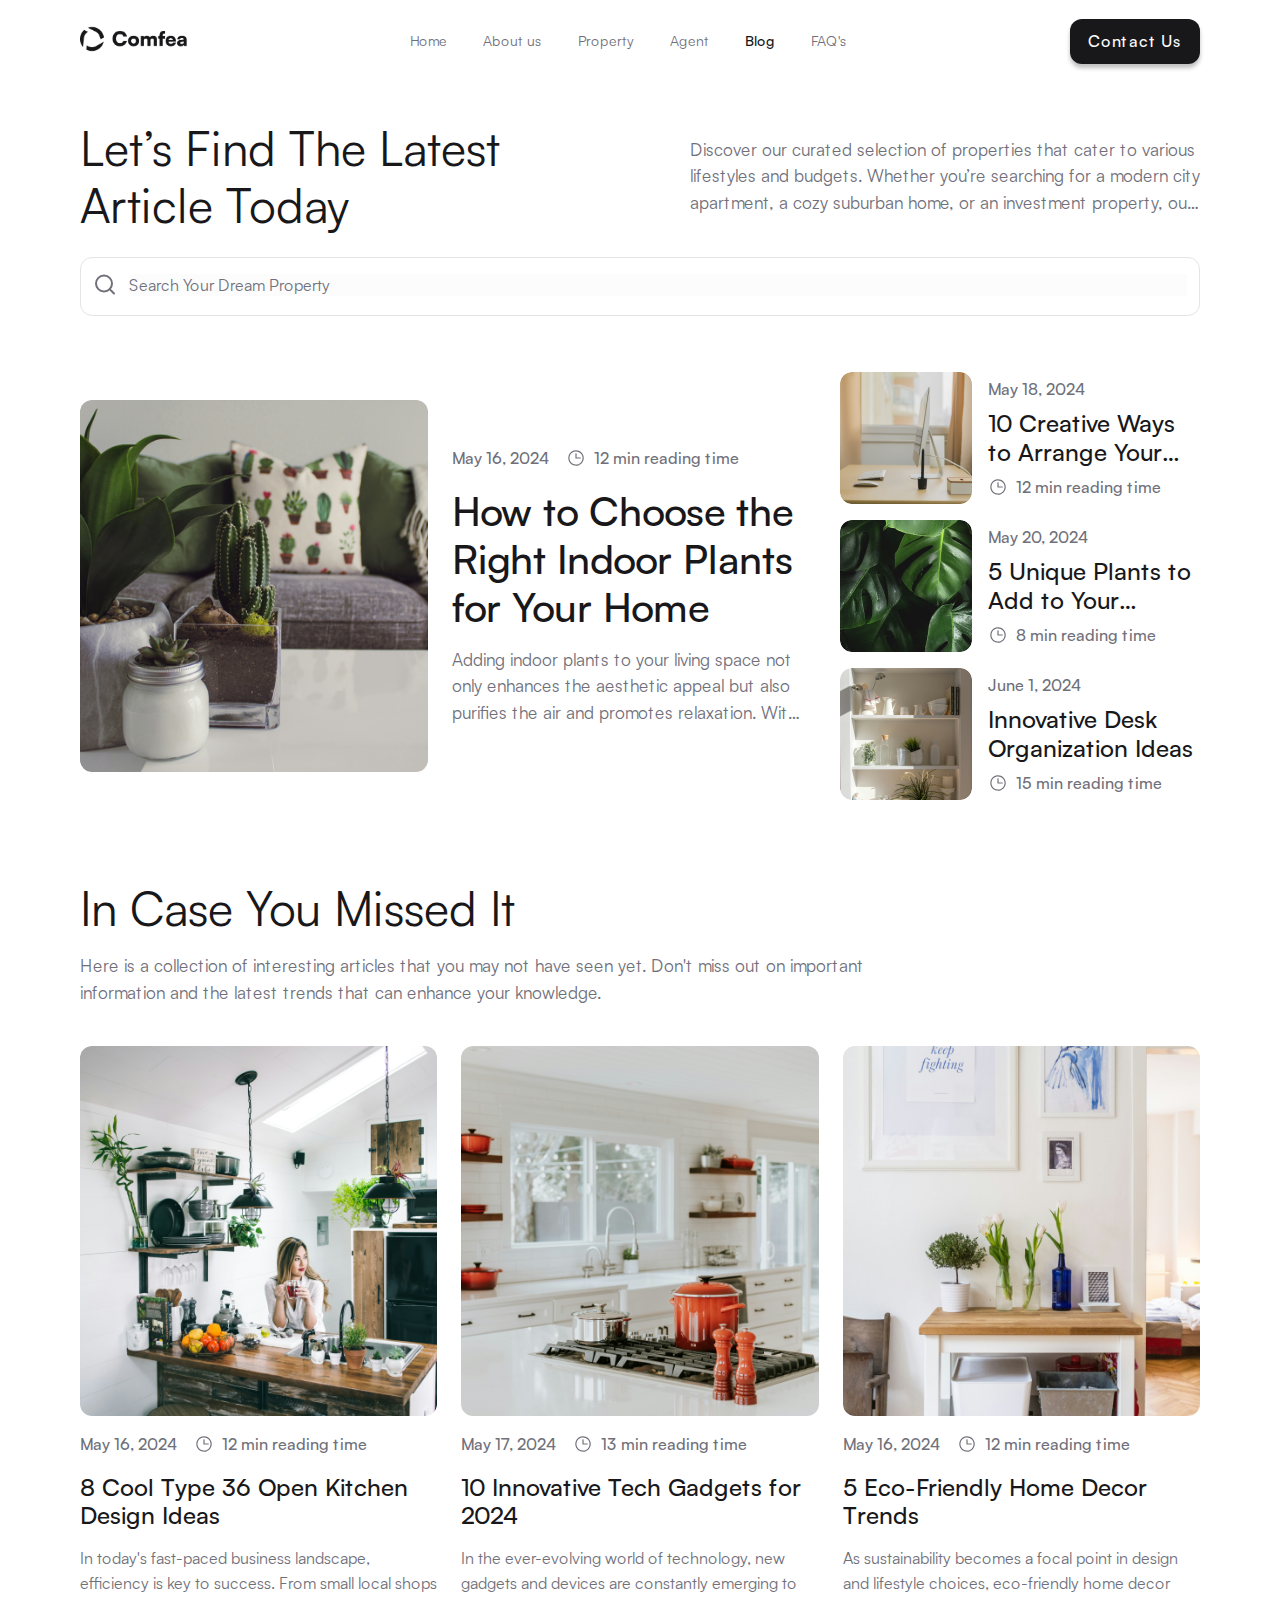
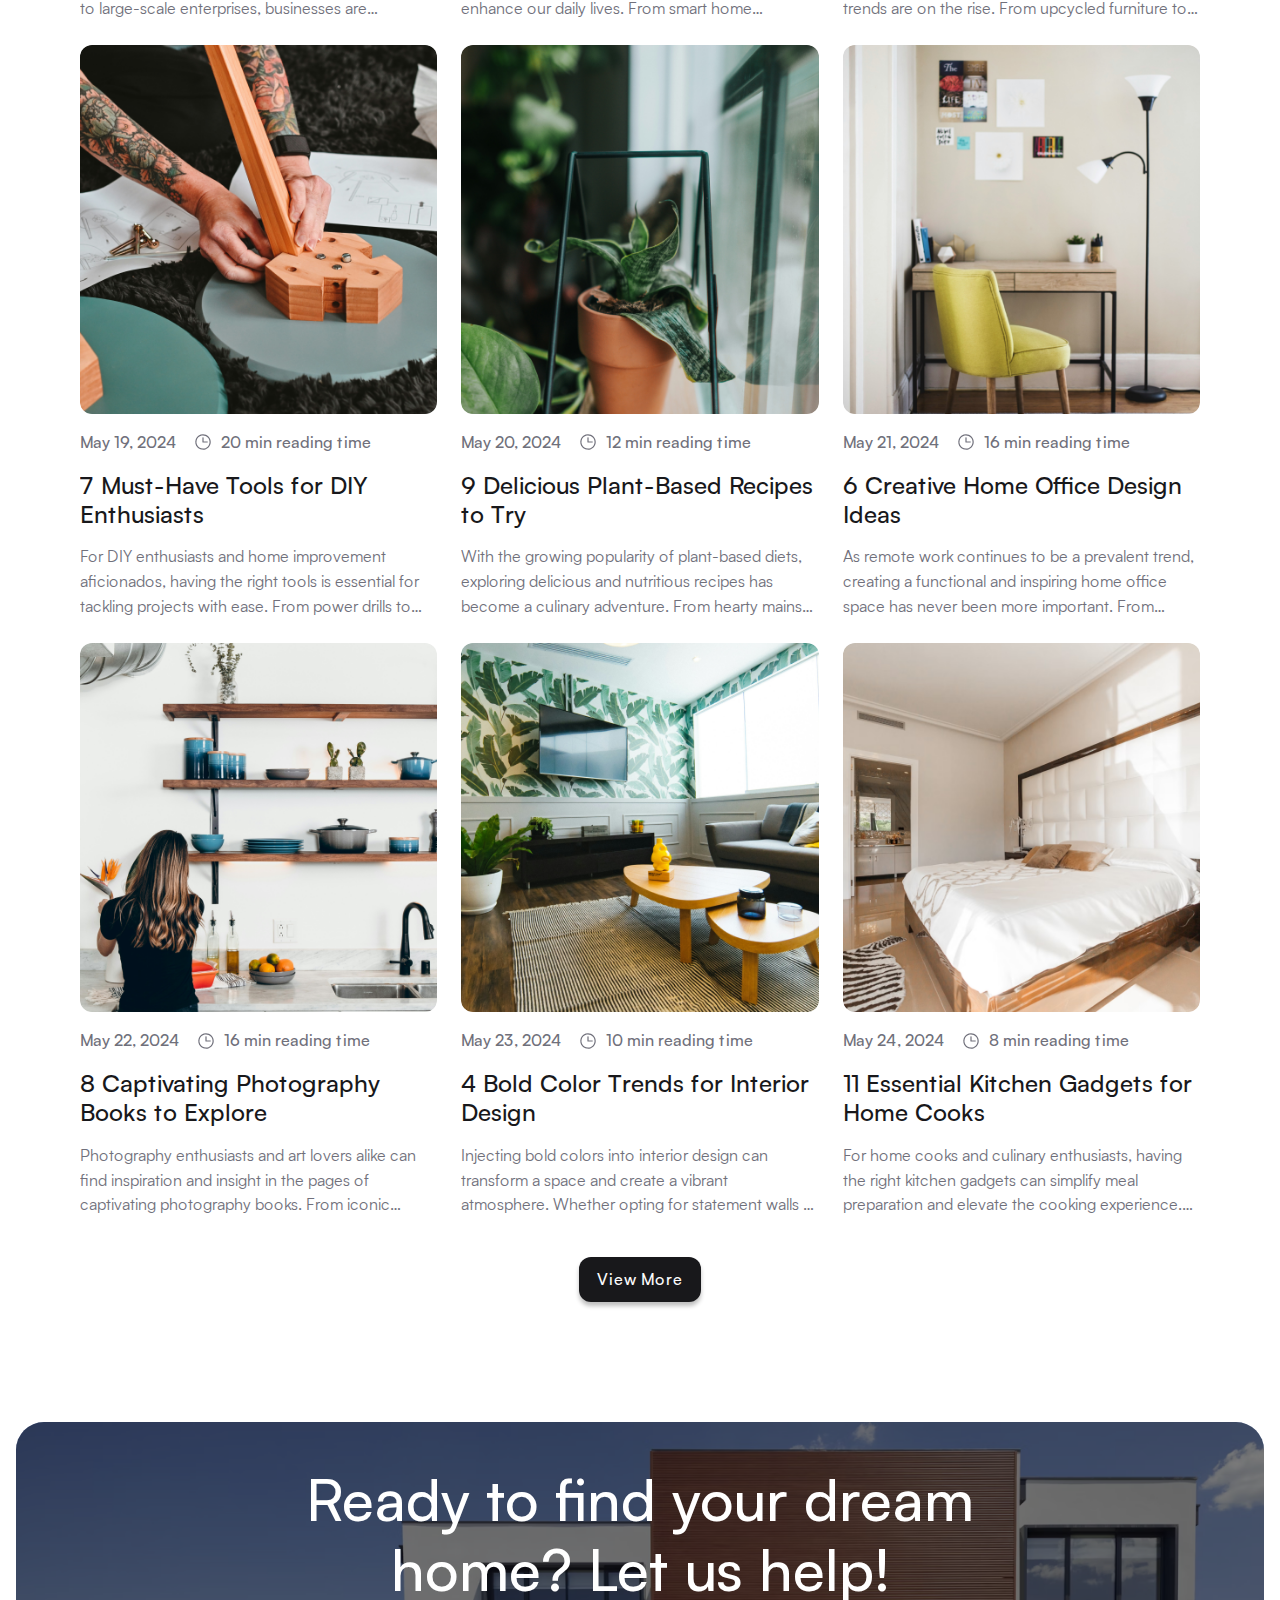
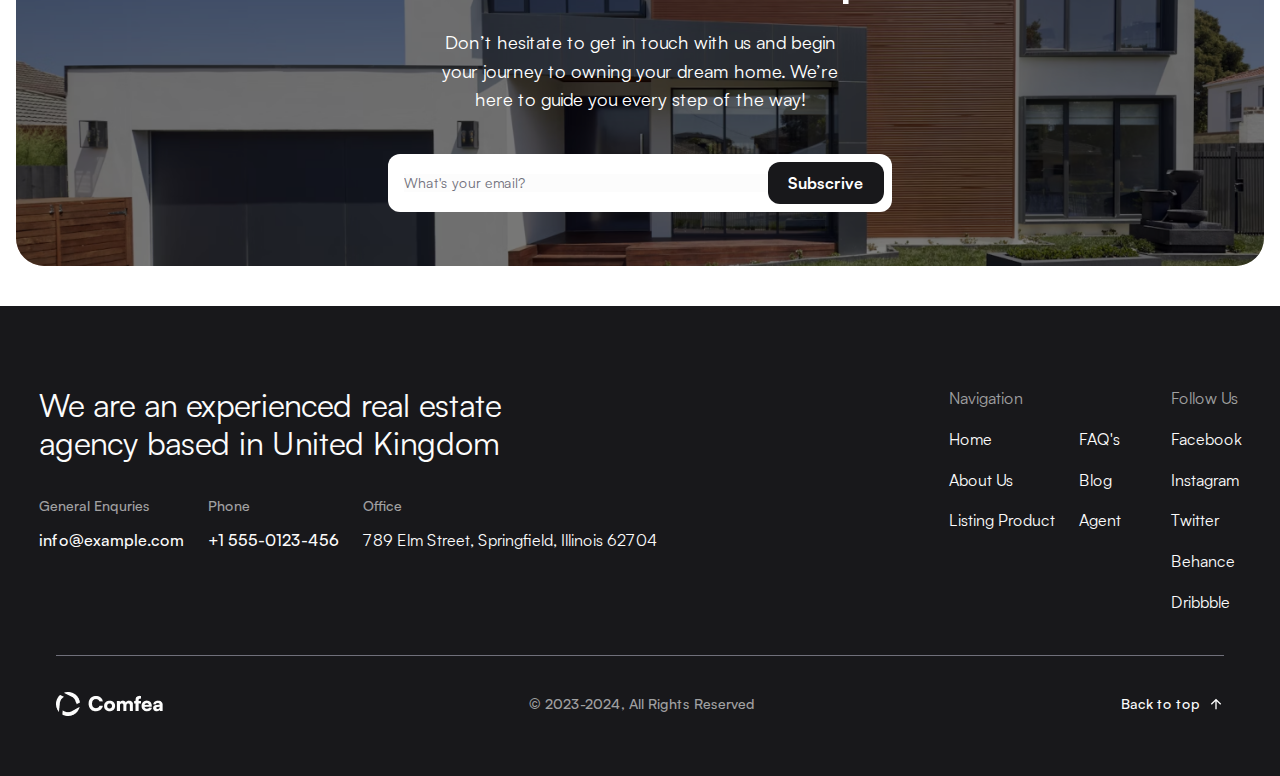
<file: blog-listing.html>
<!DOCTYPE html>
<html lang="en">
  <head>
    <meta charset="UTF-8" />
    <meta name="viewport" content="width=device-width, initial-scale=1.0" />
    <link
      rel="shortcut icon"
      href="./assets/icons/fab-icon.png"
      type="image/x-icon"
    />
    <link rel="stylesheet" href="./css/boilerplate.css" />
    <link rel="stylesheet" href="./css/main.css" />
    <link rel="stylesheet" href="./css/media.css" />
    <link rel="stylesheet" href="./css/property-listing.css" />
    <link rel="stylesheet" href="./css/blog-listing.css" />

    <title>Let’s Find The Latest Article Today</title>
  </head>
  <body>
    <!-- Header Start -->
    <header class="header">
      <div class="header__wrapper content__wrapper">
        <div class="logo">
          <a href="./index.html"
            ><img
              src="./assets/images/logo_mobile.png"
              alt="Comfea Real Estate"
              width="107.90"
              height="32"
          /></a>
        </div>
        <nav class="top__nav mobile__hidden">
          <ul class="manu__list">
            <li><a href="./index.html">Home</a></li>
            <li><a href="./about_us.html">About us</a></li>
            <li><a href="./property-listing.html">Property</a></li>
            <li class="tab__manu__hidden">
              <a href="./contact-us.html">Agent</a>
            </li>
            <li class="tab__manu__hidden">
              <a class="manu__active" href="./blog-listing.html">Blog</a>
            </li>
            <li><a href="./faq.html">FAQ's</a></li>
          </ul>
        </nav>
        <button class="ctn__button dark__btn mobile__hidden">
          <a href="./contact-us.html">Contact Us</a>
        </button>
        <!-- Mobile menu toggle -->
        <button
          class="menu__toggle big__screen__hidden"
          aria-label="Toggle Menu"
          role="img"
        >
          <a href="./mobileToggleMenu.html">
            <svg
              width="32"
              height="32"
              viewBox="0 0 32 32"
              fill="none"
              xmlns="http://www.w3.org/2000/svg"
            >
              <path
                d="M5 9H27M5 16H27M5 23H27"
                stroke="#18181B"
                stroke-width="2"
                stroke-linecap="round"
                stroke-linejoin="round"
              /></svg
          ></a>
        </button>
      </div>
    </header>
    <!-- Header ends -->

    <main class="content__wrapper">
      <!-- Blog Listing Header start  -->
      <div class="listing__header">
        <h2 class="listing__headline">Let’s Find The Latest Article Today</h2>
        <p class="listing__details">
          Discover our curated selection of properties that cater to various
          lifestyles and budgets. Whether you’re searching for a modern city
          apartment, a cozy suburban home, or an investment property, our
          listings have something for everyone.
        </p>
      </div>
      <!-- Blog Listing Header ends  -->

      <!-- Search Bar -->
      <section class="search__wrapper">
        <div class="search__container">
          <i class="search__icon"
            ><svg
              width="24"
              height="24"
              viewBox="0 0 24 24"
              fill="none"
              xmlns="http://www.w3.org/2000/svg"
            >
              <path
                d="M11 19.5C15.4183 19.5 19 15.9183 19 11.5C19 7.08172 15.4183 3.5 11 3.5C6.58172 3.5 3 7.08172 3 11.5C3 15.9183 6.58172 19.5 11 19.5Z"
                stroke="#70707B"
                stroke-width="2"
                stroke-linecap="round"
                stroke-linejoin="round"
              />
              <path
                d="M20.9999 21.4999L16.6499 17.1499"
                stroke="#70707B"
                stroke-width="2"
                stroke-linecap="round"
                stroke-linejoin="round"
              />
            </svg>
          </i>
          <input
            type="text"
            name="search"
            class="search__input__icon"
            placeholder="Search Your Dream Property"
          />
        </div>
      </section>
      <!-- Search Bar -->

      <!-- Blog Listing Hero -->
      <section class="blog__hero__container">
        <div class="blog__card blog__hero__card">
          <div class="blog__image">
            <img src="./assets/images/blog/blog1.png" alt="Indoor Plants" />
          </div>
          <div class="blogCard__content">
            <div class="blog__date__status">
              <p>May 16, 2024</p>
              <p class="blog__status">
                <img
                  src="./assets/icons/Clock.svg"
                  alt="Clock"
                  width="16"
                  height="16"
                />12 min reading time
              </p>
            </div>
            <div class="blog__lising__hero">
              <h3 class="small__screen__blog__header">
                8 Cool Type 36 Open Kitchen Design Ideas
              </h3>
              <h3 class="big__screen__blog__header">
                How to Choose the Right Indoor Plants for Your Home
              </h3>
            </div>
            <div class="blog__card__details blog__listing__hero__p">
              <p>
                Adding indoor plants to your living space not only enhances the
                aesthetic appeal but also purifies the air and promotes
                relaxation. With a variety of indoor plant options available,
                you can select the perfect plants to suit your home environment
                and personal style.
              </p>
            </div>
          </div>
        </div>

        <!-- Blog Hero Side -->
        <div class="blog__hero__side only__desktop">
          <!-- Blog Side card 1 -->
          <div class="blog__card blog__listing__hero__side__card">
            <div class="blog__image">
              <img
                src="./assets/images/blog/blog2.png"
                alt="Computer Monitor"
                width="132"
                height="132"
              />
            </div>
            <div class="blogCard__content">
              <div class="blog__date__status">
                <p>May 18, 2024</p>
              </div>
              <div class="blog__title">
                <h3>10 Creative Ways to Arrange Your Home Office</h3>
              </div>
              <div class="blog__status">
                <p class="blog__status">
                  <img
                    src="./assets/icons/Clock.svg"
                    alt="Clock"
                    width="16"
                    height="16"
                  />12 min reading time
                </p>
              </div>
            </div>
          </div>
          <!-- Blog Side card 1 ends -->

          <!-- Blog Side card 2 -->
          <div class="blog__card blog__listing__hero__side__card">
            <div class="blog__image">
              <img
                src="./assets/images/blog/Image-5.png"
                alt="Unique Plants"
                width="132"
                height="132"
              />
            </div>
            <div class="blogCard__content">
              <div class="blog__date__status">
                <p>May 20, 2024</p>
              </div>
              <div class="blog__title">
                <h3>5 Unique Plants to Add to Your Workspace</h3>
              </div>
              <div class="blog__status">
                <p class="blog__status">
                  <img
                    src="./assets/icons/Clock.svg"
                    alt="Clock"
                    width="16"
                    height="16"
                  />8 min reading time
                </p>
              </div>
            </div>
          </div>
          <!-- Blog Side card 2 ends -->

          <!-- Blog Side card 3 -->
          <div class="blog__card blog__listing__hero__side__card">
            <div class="blog__image">
              <img
                src="./assets/images/blog/blog3.png"
                alt="Organized Desk"
                width="132"
                height="132"
              />
            </div>
            <div class="blogCard__content">
              <div class="blog__date__status">
                <p>June 1, 2024</p>
              </div>
              <div class="blog__title">
                <h3>Innovative Desk Organization Ideas</h3>
              </div>
              <div class="blog__status">
                <p class="blog__status">
                  <img
                    src="./assets/icons/Clock.svg"
                    alt="Clock"
                    width="16"
                    height="16"
                  />15 min reading time
                </p>
              </div>
            </div>
          </div>
          <!-- Blog Side card 3 ends -->
        </div>
      </section>
      <!-- Blog Listing Hero -->

      <!-- Blog Grid Layout-->
      <section class="blog__section">
        <div class="blog__header">
          <h2>In Case You Missed It</h2>
          <p>
            Here is a collection of interesting articles that you may not have
            seen yet. Don't miss out on important information and the latest
            trends that can enhance your knowledge.
          </p>
        </div>
        <!-- Blog Post Container -->
        <div class="blog__container">
          <!-- Blog card 1 -->
          <div class="blog__card">
            <div class="blog__image">
              <img src="./assets/images/blog/blog4.png" alt="Kitchen Design" />
            </div>
            <div class="blogCard__content">
              <div class="blog__date__status">
                <p>May 16, 2024</p>
                <p class="blog__status">
                  <img
                    src="./assets/icons/Clock.svg"
                    alt="Clock"
                    width="16"
                    height="16"
                  />12 min reading time
                </p>
              </div>
              <div class="blog__title">
                <h3>8 Cool Type 36 Open Kitchen Design Ideas</h3>
              </div>
              <div class="blog__card__details">
                <p>
                  In today's fast-paced business landscape, efficiency is key to
                  success. From small local shops to large-scale enterprises,
                  businesses are constantly seeking ways to streamline their
                  operations and enhance customer experiences. One technology
                  that has revolutionized the way businesses operate is the
                  Point of Sale (POS) system.
                </p>
              </div>
            </div>
          </div>

          <!-- Blog card 2 -->
          <div class="blog__card">
            <div class="blog__image">
              <img
                src="./assets/images/blog/image6.png"
                alt="Livingroom Design"
              />
            </div>
            <div class="blogCard__content">
              <div class="blog__date__status">
                <p>May 17, 2024</p>
                <p class="blog__status">
                  <img
                    src="./assets/icons/Clock.svg"
                    alt="Clock"
                    width="16"
                    height="16"
                  />13 min reading time
                </p>
              </div>
              <div class="blog__title">
                <h3>10 Innovative Tech Gadgets for 2024</h3>
              </div>
              <div class="blog__card__details">
                <p>
                  In the ever-evolving world of technology, new gadgets and
                  devices are constantly emerging to enhance our daily lives.
                  From smart home assistants to advanced wearables, the
                  possibilities seem endless. Let's explore some of the most
                  innovative tech gadgets that are set to revolutionize 2024.
                </p>
              </div>
            </div>
          </div>

          <!-- Blog card 3 -->
          <div class="blog__card">
            <div class="blog__image">
              <img
                src="./assets/images/blog/image7.png"
                alt="Livingroom Design"
              />
            </div>
            <div class="blogCard__content">
              <div class="blog__date__status">
                <p>May 16, 2024</p>
                <p class="blog__status">
                  <img
                    src="./assets/icons/Clock.svg"
                    alt="Clock"
                    width="16"
                    height="16"
                  />12 min reading time
                </p>
              </div>
              <div class="blog__title">
                <h3>5 Eco-Friendly Home Decor Trends</h3>
              </div>
              <div class="blog__card__details">
                <p>
                  As sustainability becomes a focal point in design and
                  lifestyle choices, eco-friendly home decor trends are on the
                  rise. From upcycled furniture to biodegradable materials,
                  homeowners are embracing environmentally conscious practices.
                  Let's discover some of the top eco-friendly home decor trends
                  for a greener future.
                </p>
              </div>
            </div>
          </div>

          <!-- Blog card 4 -->
          <div class="blog__card">
            <div class="blog__image">
              <img src="./assets/images/blog/image8.png" alt="Kitchen Design" />
            </div>
            <div class="blogCard__content">
              <div class="blog__date__status">
                <p>May 19, 2024</p>
                <p class="blog__status">
                  <img
                    src="./assets/icons/Clock.svg"
                    alt="Clock"
                    width="16"
                    height="16"
                  />20 min reading time
                </p>
              </div>
              <div class="blog__title">
                <h3>7 Must-Have Tools for DIY Enthusiasts</h3>
              </div>
              <div class="blog__card__details">
                <p>
                  For DIY enthusiasts and home improvement aficionados, having
                  the right tools is essential for tackling projects with ease.
                  From power drills to woodworking essentials, a well-equipped
                  toolbox can make all the difference. Let's explore some of the
                  must-have tools every DIY enthusiast should consider.
                </p>
              </div>
            </div>
          </div>

          <!-- Blog card 5 -->
          <div class="blog__card tab__show mobile__hidden">
            <div class="blog__image">
              <img
                src="./assets/images/blog/Image.png"
                alt="Livingroom Design"
              />
            </div>
            <div class="blogCard__content">
              <div class="blog__date__status">
                <p>May 20, 2024</p>
                <p class="blog__status">
                  <img
                    src="./assets/icons/Clock.svg"
                    alt="Clock"
                    width="16"
                    height="16"
                  />12 min reading time
                </p>
              </div>
              <div class="blog__title">
                <h3>9 Delicious Plant-Based Recipes to Try</h3>
              </div>
              <div class="blog__card__details">
                <p>
                  With the growing popularity of plant-based diets, exploring
                  delicious and nutritious recipes has become a culinary
                  adventure. From hearty mains to decadent desserts, plant-based
                  cooking offers a wide range of options for every palate. Let's
                  dive into some mouthwatering plant-based recipes worth trying
                  at home.
                </p>
              </div>
            </div>
          </div>

          <!-- Blog card 6 -->
          <div class="blog__card tab__show">
            <div class="blog__image">
              <img
                src="./assets/images/blog/Image-1.png"
                alt="Livingroom Design"
              />
            </div>
            <div class="blogCard__content">
              <div class="blog__date__status">
                <p>May 21, 2024</p>
                <p class="blog__status">
                  <img
                    src="./assets/icons/Clock.svg"
                    alt="Clock"
                    width="16"
                    height="16"
                  />16 min reading time
                </p>
              </div>
              <div class="blog__title">
                <h3>6 Creative Home Office Design Ideas</h3>
              </div>
              <div class="blog__card__details">
                <p>
                  As remote work continues to be a prevalent trend, creating a
                  functional and inspiring home office space has never been more
                  important. From ergonomic furniture to personalized decor,
                  designing a home workspace that boosts productivity is key.
                  Let's explore some creative home office design ideas to
                  elevate your work environment.
                </p>
              </div>
            </div>
          </div>

          <!-- Blog card 7 -->
          <div class="blog__card only__desktop">
            <div class="blog__image">
              <img
                src="./assets/images/blog/Image-2.png"
                alt="Kitchen Design"
              />
            </div>
            <div class="blogCard__content">
              <div class="blog__date__status">
                <p>May 22, 2024</p>
                <p class="blog__status">
                  <img
                    src="./assets/icons/Clock.svg"
                    alt="Clock"
                    width="16"
                    height="16"
                  />16 min reading time
                </p>
              </div>
              <div class="blog__title">
                <h3>8 Captivating Photography Books to Explore</h3>
              </div>
              <div class="blog__card__details">
                <p>
                  Photography enthusiasts and art lovers alike can find
                  inspiration and insight in the pages of captivating
                  photography books. From iconic images to behind-the-scenes
                  stories, these books offer a glimpse into the world of visual
                  storytelling. Let's discover some of the most captivating
                  photography books that deserve a spot on your bookshelf.
                </p>
              </div>
            </div>
          </div>

          <!-- Blog card 8 -->
          <div class="blog__card only__desktop">
            <div class="blog__image">
              <img
                src="./assets/images/blog/Image-3.png"
                alt="Livingroom Design"
              />
            </div>
            <div class="blogCard__content">
              <div class="blog__date__status">
                <p>May 23, 2024</p>
                <p class="blog__status">
                  <img
                    src="./assets/icons/Clock.svg"
                    alt="Clock"
                    width="16"
                    height="16"
                  />10 min reading time
                </p>
              </div>
              <div class="blog__title">
                <h3>4 Bold Color Trends for Interior Design</h3>
              </div>
              <div class="blog__card__details">
                <p>
                  Injecting bold colors into interior design can transform a
                  space and create a vibrant atmosphere. Whether opting for
                  statement walls or colorful accents, embracing bold color
                  trends can add personality and flair to any room. Let's
                  explore some of the top bold color trends that are reshaping
                  interior design in 2024.
                </p>
              </div>
            </div>
          </div>

          <!-- Blog card 9 -->
          <div class="blog__card only__desktop">
            <div class="blog__image">
              <img src="./assets/images/Image-14.png" alt="Livingroom Design" />
            </div>
            <div class="blogCard__content">
              <div class="blog__date__status">
                <p>May 24, 2024</p>
                <p class="blog__status">
                  <img
                    src="./assets/icons/Clock.svg"
                    alt="Clock"
                    width="16"
                    height="16"
                  />8 min reading time
                </p>
              </div>
              <div class="blog__title">
                <h3>11 Essential Kitchen Gadgets for Home Cooks</h3>
              </div>
              <div class="blog__card__details">
                <p>
                  For home cooks and culinary enthusiasts, having the right
                  kitchen gadgets can simplify meal preparation and elevate the
                  cooking experience. From time-saving appliances to innovative
                  tools, stocking your kitchen with essentials is key to
                  culinary success. Let's take a look at some of the must-have
                  kitchen gadgets every home cook should own.
                </p>
              </div>
            </div>
          </div>
        </div>
        <button class="ctn__button dark__btn view__btn blog__listing__btn">
          <a href="#">View More</a>
        </button>
      </section>
      <!-- Blog Grid Layout ends-->
    </main>

    <!-- Contact Section Start -->
    <section class="contact__section">
      <div class="contact__wrapper">
        <div class="contact__intro">
          <h2>Ready to find your dream home? Let us help!</h2>
          <p>
            Don’t hesitate to get in touch with us and begin your journey to
            owning your dream home. We’re here to guide you every step of the
            way!
          </p>
        </div>

        <!-- Email Subs -->
        <div class="subscribe__form">
          <div class="mail__box">
            <input type="text" placeholder="What's your email?" />
            <button class="mailbox__subscribe__btn">Subscrive</button>
          </div>
          <div class="no__big__screen">
            <button class="mobile__screen_btn">Subscrive</button>
          </div>
        </div>
      </div>
    </section>

    <!-- Contact Section Start -->

    <!-- Footer Start -->
    <footer class="footer">
      <div class="footer_content">
        <div class="footer__upper">
          <div class="company__info">
            <div class="company__description">
              <h4>
                We are an experienced real estate agency based in United Kingdom
              </h4>
            </div>
            <div class="CompanyContact__info">
              <ul class="contact__info">
                <li class="list__heading">General Enquries</li>
                <li class="list__info">
                  <a href="mailto:info@example.com">info@example.com</a>
                </li>
              </ul>
              <ul>
                <li class="list__heading">Phone</li>
                <li class="list__info">
                  <a href="tel:+15550123456">+1 555-0123-456</a>
                </li>
              </ul>
              <ul>
                <li class="list__heading">Office</li>
                <li class="list__info">
                  789 Elm Street, Springfield, Illinois 62704
                </li>
              </ul>
            </div>
          </div>

          <!-- Footer Manu -->
          <div class="footer__manu">
            <div class="footer__nav">
              <p class="footernav__title">Navigation</p>
              <div class="footer__navList">
                <ul class="footer__navlinks">
                  <li><a href="./index.html">Home</a></li>
                  <li><a href="./about_us.html">About Us</a></li>
                  <li><a href="./property-listing.html">Listing Product</a></li>
                </ul>
                <ul class="footer__navlinks">
                  <li><a href="./faq.html">FAQ's</a></li>
                  <li><a href="./blog-listing.html">Blog</a></li>
                  <li><a href="./contact-us.html">Agent</a></li>
                </ul>
              </div>
            </div>
            <div class="social">
              <p class="social_titile">Follow Us</p>
              <div class="social__links">
                <a href="#">Facebook</a>
                <a href="#">Instagram</a>
                <a href="#">Twitter</a>
                <a href="#">Behance</a>
                <a href="#">Dribbble</a>
              </div>
            </div>
          </div>
        </div>

        <!-- Footer Bottom -->
        <div class="footer__bottom">
          <a href="./index.html"
            ><img
              src="./assets/images/logo.png"
              alt="Comfea Real Estate"
              width="107.90"
              height="32"
          /></a>
          <p class="copyright">&copy; 2023-2024, All Rights Reserved</p>

          <div class="btn___back__top">
            <a class="back__to__top" href="./index.html"
              ><p>Back to top</p>
              <svg
                width="16"
                height="16"
                viewBox="0 0 16 16"
                fill="none"
                xmlns="http://www.w3.org/2000/svg"
              >
                <path
                  d="M8.6666 5.21928V13.3337H7.33327V5.21928L3.75726 8.79526L2.81445 7.85246L7.99993 2.66699L13.1853 7.85246L12.2425 8.79526L8.6666 5.21928Z"
                  fill="#FCFCFC"
                />
              </svg>
            </a>
          </div>
        </div>
      </div>
    </footer>
    <!-- Footer Ends -->
  </body>
</html>
</file>
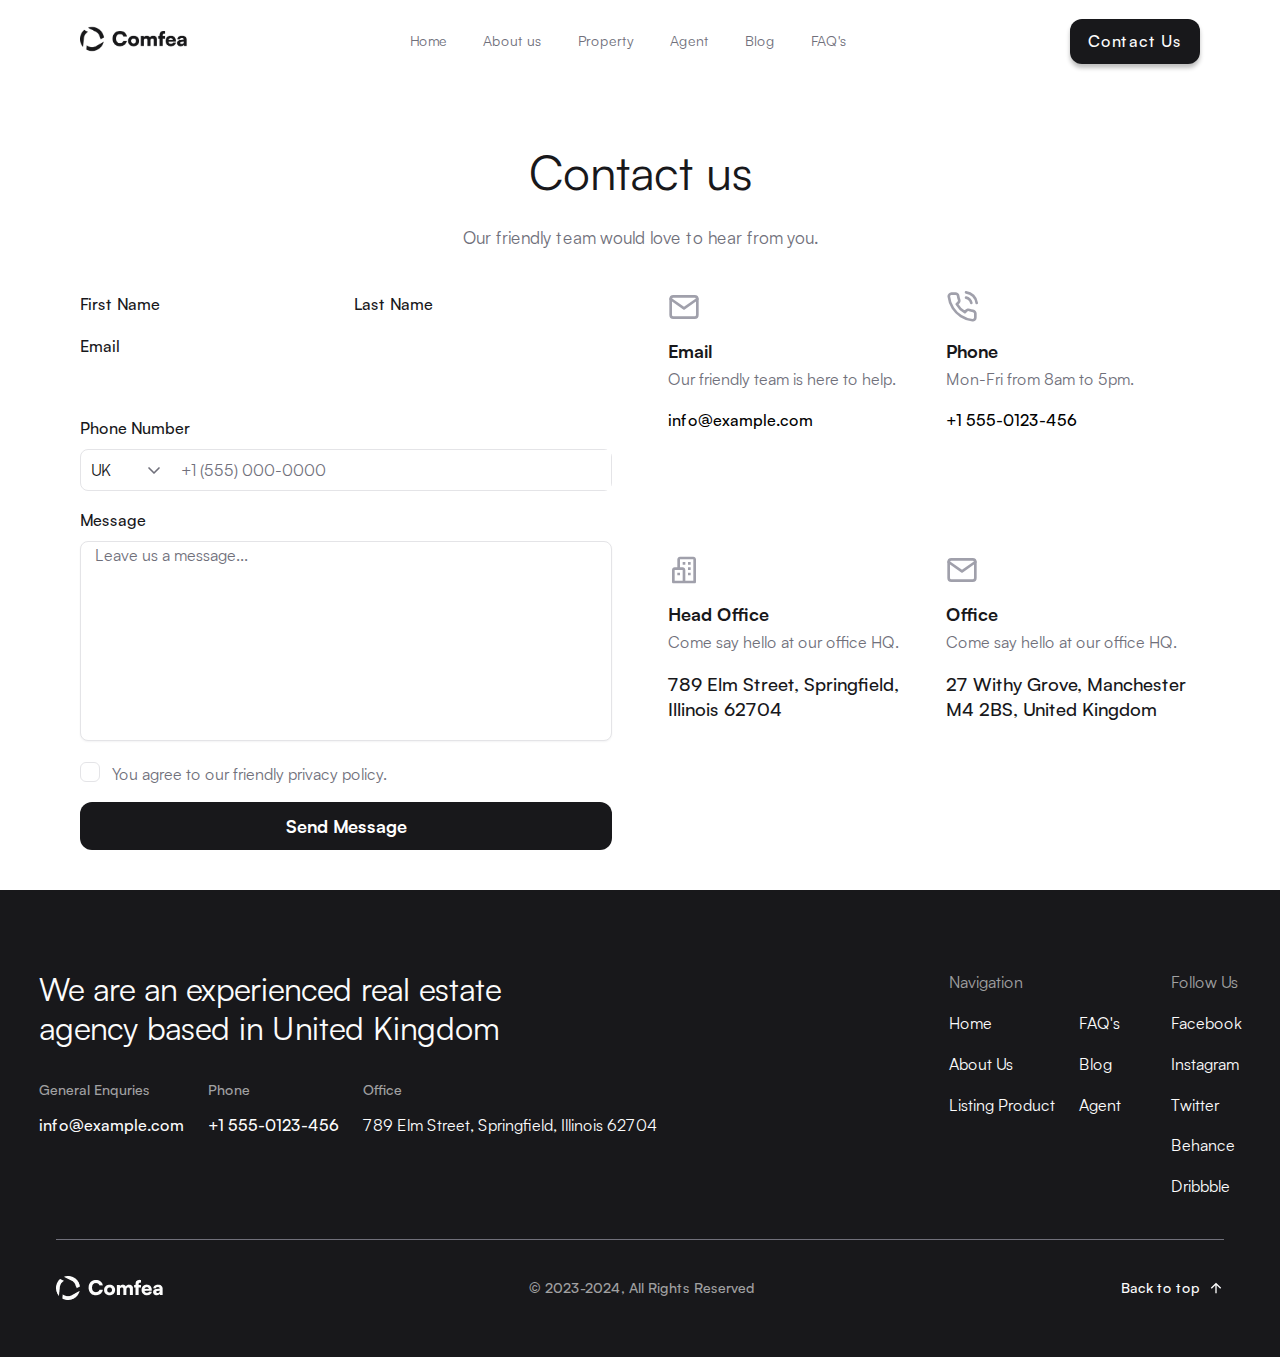
<file: contact-us.html>
<!DOCTYPE html>
<html lang="en">
  <head>
    <meta charset="UTF-8" />
    <meta name="viewport" content="width=device-width, initial-scale=1.0" />
    <link
      rel="shortcut icon"
      href="./assets/icons/fab-icon.png"
      type="image/x-icon"
    />
    <link rel="stylesheet" href="./css/boilerplate.css" />
    <link rel="stylesheet" href="./css/main.css" />
    <link rel="stylesheet" href="./css/media.css" />
    <link rel="stylesheet" href="./css/property-listing.css" />
    <link rel="stylesheet" href="./css/blog-listing.css" />
    <link rel="stylesheet" href="./css/faq.css" />
    <link rel="stylesheet" href="./css/contact-us.css" />

    <title>Contact us</title>
  </head>
  <body>
    <!-- Header Start -->
    <header class="header">
      <div class="header__wrapper content__wrapper">
        <div class="logo">
          <a href="./index.html"
            ><img
              src="./assets/images/logo_mobile.png"
              alt="Comfea Real Estate"
              width="107.90"
              height="32"
          /></a>
        </div>
        <nav class="top__nav mobile__hidden">
          <ul class="manu__list">
            <li><a href="./index.html">Home</a></li>
            <li><a href="./about_us.html">About us</a></li>
            <li><a href="./property-listing.html">Property</a></li>
            <li class="tab__manu__hidden">
              <a href="./contact-us.html">Agent</a>
            </li>
            <li class="tab__manu__hidden">
              <a href="./blog-listing.html">Blog</a>
            </li>
            <li><a href="./faq.html">FAQ's</a></li>
          </ul>
        </nav>
        <button class="ctn__button dark__btn mobile__hidden">
          <a href="./contact-us.html">Contact Us</a>
        </button>
        <!-- Mobile menu toggle -->
        <button
          class="menu__toggle big__screen__hidden"
          aria-label="Toggle Menu"
          role="img"
        >
          <a href="./mobileToggleMenu.html">
            <svg
              width="32"
              height="32"
              viewBox="0 0 32 32"
              fill="none"
              xmlns="http://www.w3.org/2000/svg"
            >
              <path
                d="M5 9H27M5 16H27M5 23H27"
                stroke="#18181B"
                stroke-width="2"
                stroke-linecap="round"
                stroke-linejoin="round"
              /></svg
          ></a>
        </button>
      </div>
    </header>
    <!-- Header ends -->
    <main class="content__wrapper">
      <!-- Contact Us Header start  -->
      <div class="contact-us__header listing__header faq__header">
        <h2 class="contact-us__headline listing__headline faq__headline">
          Contact us
        </h2>
        <p class="contact-us__p listing__details faq__p">
          Our friendly team would love to hear from you.
        </p>
      </div>
      <!-- Contact Us Header ends  -->

      <!-- Contact Us Main Content -->
      <div class="contact-us__main__container">
        <!-- Contact Form -->
        <div class="contact-us__form__container">
          <form class="contact-us__form">
            <div class="form__row">
              <div class="contact-us__form__group">
                <input
                  type="text"
                  id="first-name"
                  name="first-name"
                  placeholder="First Name"
                />
              </div>
              <div class="contact-us__form__group">
                <input
                  type="text"
                  id="last-name"
                  name="last-name"
                  placeholder="Last Name"
                />
              </div>
            </div>

            <div class="contact-us__form__group">
              <input
                type="email"
                id="email"
                class="contact__email"
                name="email"
                placeholder="Email"
              />
            </div>

            <div class="contact-us__form__group contact-us__phone__number">
              <label for="phone__number">Phone Number</label>
              <div class="phone__input">
                <select class="country__code" name="country-code">
                  <option class="" value="UK">UK</option>
                  <option value="US">US</option>
                  <option value="CA">CA</option>
                </select>
                <input
                  class="contact__phone__number"
                  type="tel"
                  id="phone-number"
                  name="phone-number"
                  placeholder="+1 (555) 000-0000"
                />
              </div>
            </div>

            <div class="contact-us__form__group">
              <label for="message">Message</label>
              <textarea
                id="message"
                name="message"
                placeholder="Leave us a message..."
              ></textarea>
            </div>

            <div class="contact-us__form__group contact-us__checkbox__group">
              <input type="checkbox" name="privacy-policy" />
              <p>You agree to our friendly privacy policy.</p>
            </div>

            <button type="submit" class="contact-us__submit__button">
              Send Message
            </button>
          </form>
        </div>

        <!-- Contact Information -->
        <div class="contact-us__address__container">
          <!-- Email -->
          <div class="contact__item">
            <i class="icon email__icon"></i>
            <div class="contact__item__detail">
              <h5>Email</h5>
              <p>Our friendly team is here to help.</p>
            </div>
            <a href="mailto:info@example.com">info@example.com</a>
          </div>
          <!-- Phone -->
          <div class="contact__item">
            <i class="icon phone__icon"></i>
            <div class="contact__item__detail">
              <h5>Phone</h5>
              <p>Mon-Fri from 8am to 5pm.</p>
            </div>
            <a href="tel:+15550123456">+1 555-0123-456</a>
          </div>
          <!-- Head Office -->
          <div class="contact__item">
            <i class="icon office__icon"></i>
            <div class="contact__item__detail">
              <h5>Head Office</h5>
              <p>Come say hello at our office HQ.</p>
            </div>
            <address class="address__office">
              789 Elm Street, Springfield, Illinois 62704
            </address>
          </div>
          <!-- Office -->
          <div class="contact__item">
            <i class="icon email__icon"></i>
            <div class="contact__item__detail">
              <h5>Office</h5>
              <p>Come say hello at our office HQ.</p>
            </div>
            <address class="address__office">
              27 Withy Grove, Manchester M4 2BS, United Kingdom
            </address>
          </div>
        </div>
      </div>
    </main>
    <!-- Footer Start -->
    <footer class="footer">
      <div class="footer_content">
        <div class="footer__upper">
          <div class="company__info">
            <div class="company__description">
              <h4>
                We are an experienced real estate agency based in United Kingdom
              </h4>
            </div>
            <div class="CompanyContact__info">
              <ul class="contact__info">
                <li class="list__heading">General Enquries</li>
                <li class="list__info">
                  <a href="mailto:info@example.com">info@example.com</a>
                </li>
              </ul>
              <ul>
                <li class="list__heading">Phone</li>
                <li class="list__info">
                  <a href="tel:+15550123456">+1 555-0123-456</a>
                </li>
              </ul>
              <ul>
                <li class="list__heading">Office</li>
                <li class="list__info">
                  789 Elm Street, Springfield, Illinois 62704
                </li>
              </ul>
            </div>
          </div>

          <!-- Footer Manu -->
          <div class="footer__manu">
            <div class="footer__nav">
              <p class="footernav__title">Navigation</p>
              <div class="footer__navList">
                <ul class="footer__navlinks">
                  <li><a href="./index.html">Home</a></li>
                  <li><a href="./about_us.html">About Us</a></li>
                  <li><a href="./property-listing.html">Listing Product</a></li>
                </ul>
                <ul class="footer__navlinks">
                  <li><a href="./faq.html">FAQ's</a></li>
                  <li><a href="./blog-listing.html">Blog</a></li>
                  <li><a href="./contact-us.html">Agent</a></li>
                </ul>
              </div>
            </div>
            <div class="social">
              <p class="social_titile">Follow Us</p>
              <div class="social__links">
                <a href="#">Facebook</a>
                <a href="#">Instagram</a>
                <a href="#">Twitter</a>
                <a href="#">Behance</a>
                <a href="#">Dribbble</a>
              </div>
            </div>
          </div>
        </div>

        <!-- Footer Bottom -->
        <div class="footer__bottom">
          <a href="./index.html"
            ><img
              src="./assets/images/logo.png"
              alt="Comfea Real Estate"
              width="107.90"
              height="32"
          /></a>
          <p class="copyright">&copy; 2023-2024, All Rights Reserved</p>

          <div class="btn___back__top">
            <a class="back__to__top" href="./faq.html"
              ><p>Back to top</p>
              <svg
                width="16"
                height="16"
                viewBox="0 0 16 16"
                fill="none"
                xmlns="http://www.w3.org/2000/svg"
              >
                <path
                  d="M8.6666 5.21928V13.3337H7.33327V5.21928L3.75726 8.79526L2.81445 7.85246L7.99993 2.66699L13.1853 7.85246L12.2425 8.79526L8.6666 5.21928Z"
                  fill="#FCFCFC"
                />
              </svg>
            </a>
          </div>
        </div>
      </div>
    </footer>
    <!-- Footer Ends -->
  </body>
</html>
</file>
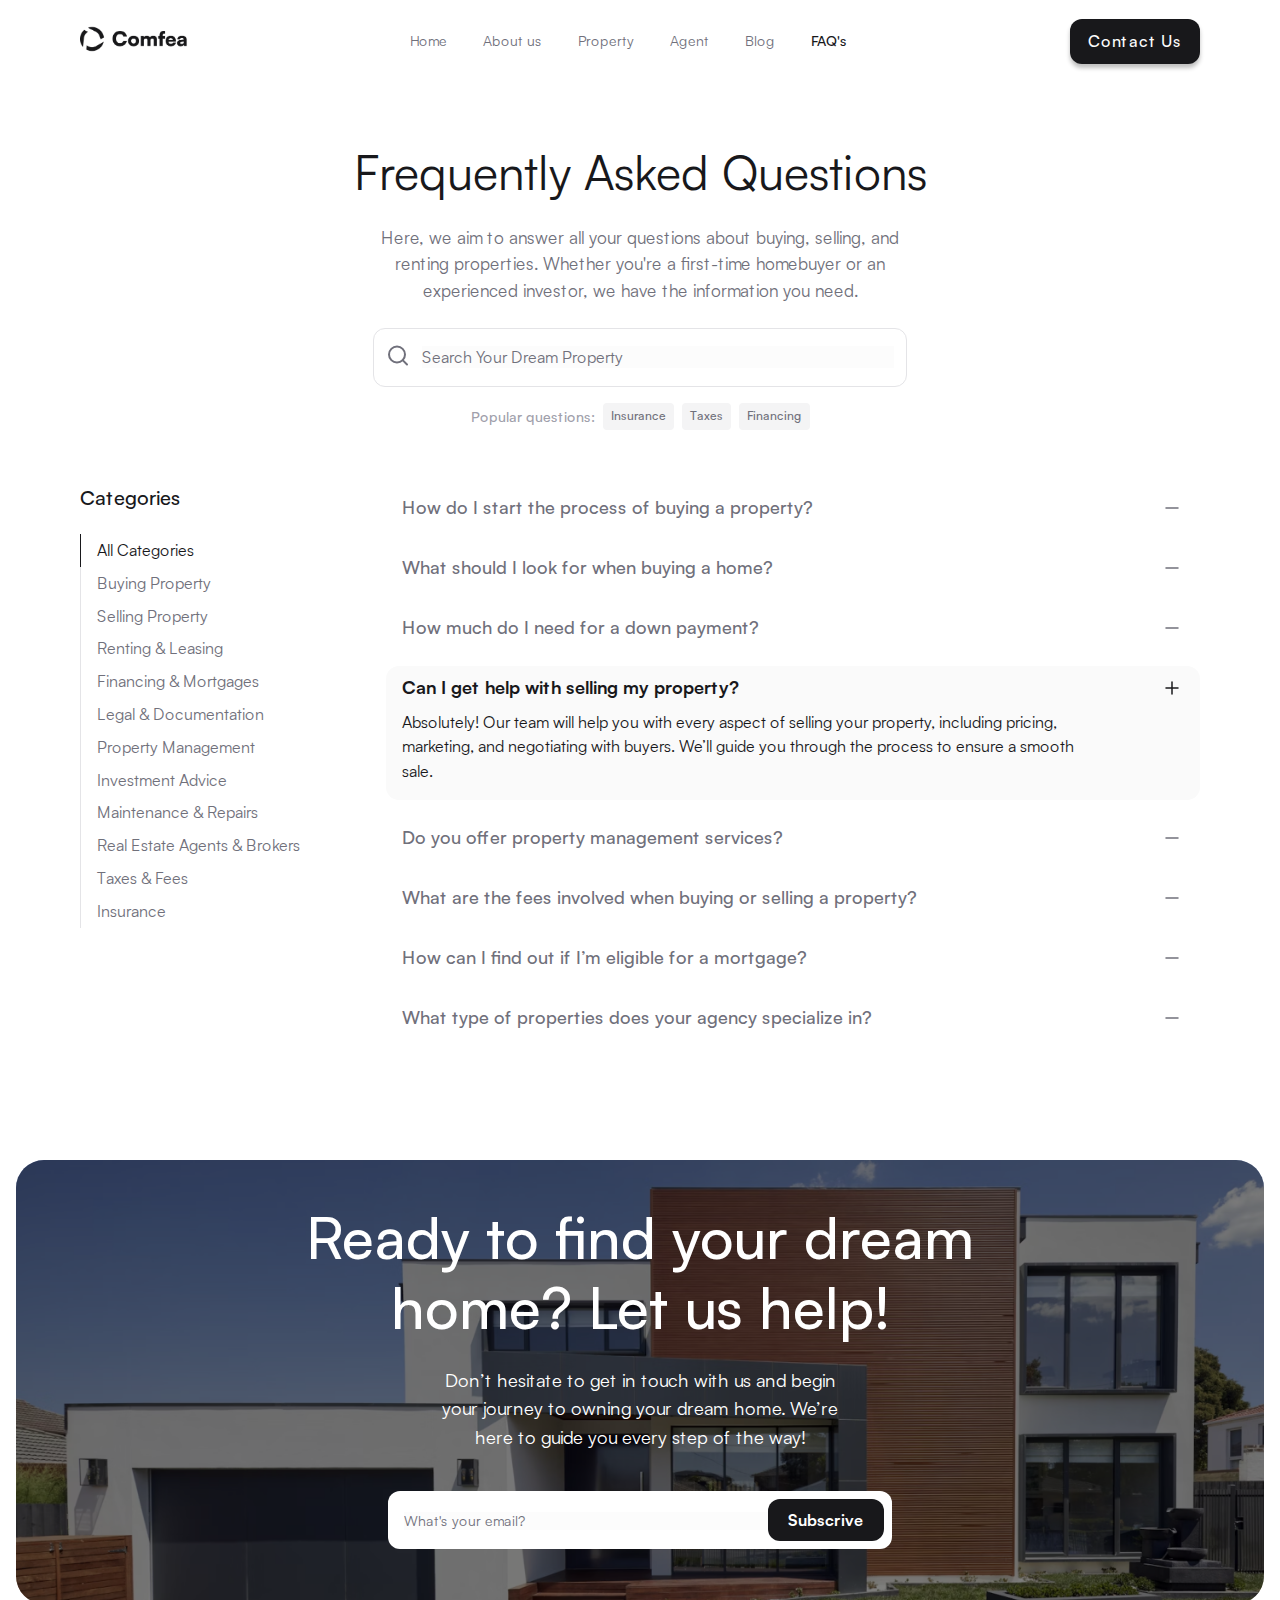
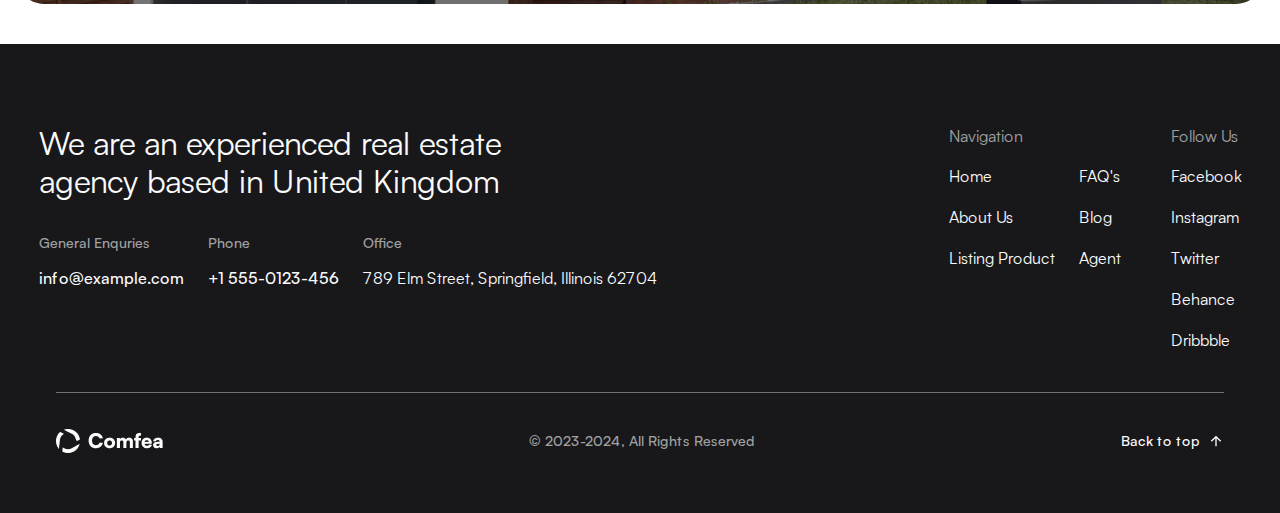
<file: faq.html>
<!DOCTYPE html>
<html lang="en">
  <head>
    <meta charset="UTF-8" />
    <meta name="viewport" content="width=device-width, initial-scale=1.0" />
    <link
      rel="shortcut icon"
      href="./assets/icons/fab-icon.png"
      type="image/x-icon"
    />
    <link rel="stylesheet" href="./css/boilerplate.css" />
    <link rel="stylesheet" href="./css/main.css" />
    <link rel="stylesheet" href="./css/media.css" />
    <link rel="stylesheet" href="./css/property-listing.css" />
    <link rel="stylesheet" href="./css/blog-listing.css" />
    <link rel="stylesheet" href="./css/faq.css" />

    <title>Confea - Frequently Asked Questions</title>
  </head>
  <body>
    <!-- Header Start -->
    <header class="header">
      <div class="header__wrapper content__wrapper">
        <div class="logo">
          <a href="./index.html"
            ><img
              src="./assets/images/logo_mobile.png"
              alt="Comfea Real Estate"
              width="107.90"
              height="32"
          /></a>
        </div>
        <nav class="top__nav mobile__hidden">
          <ul class="manu__list">
            <li><a href="./index.html">Home</a></li>
            <li><a href="./about_us.html">About us</a></li>
            <li><a href="./property-listing.html">Property</a></li>
            <li class="tab__manu__hidden">
              <a href="./contact-us.html">Agent</a>
            </li>
            <li class="tab__manu__hidden">
              <a href="./blog-listing.html">Blog</a>
            </li>
            <li><a class="manu__active" href="./faq.html">FAQ's</a></li>
          </ul>
        </nav>
        <button class="ctn__button dark__btn mobile__hidden">
          <a href="./contact-us.html">Contact Us</a>
        </button>
        <!-- Mobile menu toggle -->
        <button
          class="menu__toggle big__screen__hidden"
          aria-label="Toggle Menu"
          role="img"
        >
          <a href="./mobileToggleMenu.html">
            <svg
              width="32"
              height="32"
              viewBox="0 0 32 32"
              fill="none"
              xmlns="http://www.w3.org/2000/svg"
            >
              <path
                d="M5 9H27M5 16H27M5 23H27"
                stroke="#18181B"
                stroke-width="2"
                stroke-linecap="round"
                stroke-linejoin="round"
              /></svg
          ></a>
        </button>
      </div>
    </header>
    <!-- Header ends -->

    <main class="content__wrapper">
      <!-- Blog Listing Header start  -->
      <div class="listing__header faq__header">
        <h2 class="listing__headline faq__headline">
          Frequently Asked Questions
        </h2>
        <p class="listing__details faq__p">
          Here, we aim to answer all your questions about buying, selling, and
          renting properties. Whether you're a first-time homebuyer or an
          experienced investor, we have the information you need.
        </p>
      </div>
      <!-- Blog Listing Header ends  -->

      <!-- Search Bar -->
      <section class="search__wrapper">
        <div class="search__container">
          <i class="search__icon"
            ><svg
              width="24"
              height="24"
              viewBox="0 0 24 24"
              fill="none"
              xmlns="http://www.w3.org/2000/svg"
            >
              <path
                d="M11 19.5C15.4183 19.5 19 15.9183 19 11.5C19 7.08172 15.4183 3.5 11 3.5C6.58172 3.5 3 7.08172 3 11.5C3 15.9183 6.58172 19.5 11 19.5Z"
                stroke="#70707B"
                stroke-width="2"
                stroke-linecap="round"
                stroke-linejoin="round"
              />
              <path
                d="M20.9999 21.4999L16.6499 17.1499"
                stroke="#70707B"
                stroke-width="2"
                stroke-linecap="round"
                stroke-linejoin="round"
              />
            </svg>
          </i>
          <input
            type="text"
            name="search"
            class="search__input__icon"
            placeholder="Search Your Dream Property"
          />
        </div>
      </section>
      <!-- Search Bar -->

      <!-- Popular Questions manu -->
      <div class="popular__question">
        <p>Popular questions:</p>
        <ul class="faq__p__question">
          <li><a href="#">Insurance</a></li>
          <li><a href="#">Taxes</a></li>
          <li><a href="#">Financing</a></li>
        </ul>
      </div>

      <section class="faq__main__content">
        <!-- Categories Sidebar -->
        <div class="categories__container">
          <h2>Categories</h2>
          <ul class="categories__menu">
            <li class="category__active">All Categories</li>
            <li>Buying Property</li>
            <li>Selling Property</li>
            <li>Renting & Leasing</li>
            <li>Financing & Mortgages</li>
            <li>Legal & Documentation</li>
            <li>Property Management</li>
            <li>Investment Advice</li>
            <li>Maintenance & Repairs</li>
            <li>Real Estate Agents & Brokers</li>
            <li>Taxes & Fees</li>
            <li>Insurance</li>
          </ul>
        </div>

        <!-- FAQ Section Start -->
        <div class="faq__section">
          <div class="faq__accordion">
            <!-- Accordion 1 -->
            <div class="faq__item">
              <button class="faq__question">
                <p>How do I start the process of buying a property?</p>
                <img
                  class="faq__icon"
                  src="./assets/icons/minus.svg"
                  alt="Minus icon"
                  width="24"
                  height="24"
                />
              </button>
              <div class="faq__answer">
                <p>
                  To start the process of buying a property, begin by
                  determining your budget and securing pre-approval for a
                  mortgage. Next, research locations, make a list of must-have
                  features, and connect with a real estate agent to guide you
                  through the process of finding and purchasing your ideal
                  property
                </p>
              </div>
            </div>

            <!-- Accordion 2 -->
            <div class="faq__item">
              <button class="faq__question">
                <p>What should I look for when buying a home?</p>
                <img
                  class="faq__icon"
                  src="./assets/icons/minus.svg"
                  alt="Minus icon"
                  width="24"
                  height="24"
                />
              </button>
              <div class="faq__answer">
                <p>
                  Focus on location, your budget, property condition, and
                  features that meet your needs. Ensure it aligns with long-term
                  goals.
                </p>
              </div>
            </div>

            <!-- Accordion 3 -->
            <div class="faq__item">
              <button class="faq__question">
                <p>How much do I need for a down payment?</p>
                <img
                  class="faq__icon"
                  src="./assets/icons/minus.svg"
                  alt="Minus icon"
                  width="24"
                  height="24"
                />
              </button>
              <div class="faq__answer">
                <p>
                  Down payments typically range from 5% to 20% of the home's
                  price, depending on loan type and lender requirements.
                </p>
              </div>
            </div>

            <!-- Accordion 4 -->
            <div class="faq__item faq_item__active">
              <button class="faq__question faq__active">
                <p>Can I get help with selling my property?</p>
                <img
                  class="faq__icon"
                  src="./assets/icons/plus.svg"
                  alt="Minus icon"
                  width="24"
                  height="24"
                />
              </button>
              <div class="faq__answer faq__ans__active">
                <p>
                  Absolutely! Our team will help you with every aspect of
                  selling your property, including pricing, marketing, and
                  negotiating with buyers. We’ll guide you through the process
                  to ensure a smooth sale.
                </p>
              </div>
            </div>

            <!-- Accordion 5 -->
            <div class="faq__item">
              <button class="faq__question">
                <p>Do you offer property management services?</p>
                <img
                  class="faq__icon"
                  src="./assets/icons/minus.svg"
                  alt="Minus icon"
                  width="24"
                  height="24"
                />
              </button>
              <div class="faq__answer">
                <p>
                  Yes, we offer property management services, including tenant
                  screening, maintenance, and rent collection.
                </p>
              </div>
            </div>

            <!-- Accordion 6 -->
            <div class="faq__item">
              <button class="faq__question">
                <p>
                  What are the fees involved when buying or selling a property?
                </p>
                <img
                  class="faq__icon"
                  src="./assets/icons/minus.svg"
                  alt="Minus icon"
                  width="24"
                  height="24"
                />
              </button>
              <div class="faq__answer">
                <p>
                  Lorem, ipsum dolor sit amet consectetur adipisicing elit.
                  Fugit ratione, blanditiis saepe placeat itaque consectetur
                  numquam obcaecati soluta dolore inventore!
                </p>
              </div>
            </div>

            <!-- Accordion 7 -->
            <div class="faq__item">
              <button class="faq__question">
                <p>How can I find out if I’m eligible for a mortgage?</p>
                <img
                  class="faq__icon"
                  src="./assets/icons/minus.svg"
                  alt="Minus icon"
                  width="24"
                  height="24"
                />
              </button>
              <div class="faq__answer">
                <p>
                  Lorem, ipsum dolor sit amet consectetur adipisicing elit.
                  Fugit ratione, blanditiis saepe placeat itaque consectetur
                  numquam obcaecati soluta dolore inventore!
                </p>
              </div>
            </div>

            <!-- Accordion 8 -->
            <div class="faq__item">
              <button class="faq__question">
                <p>What type of properties does your agency specialize in?</p>
                <img
                  class="faq__icon"
                  src="./assets/icons/minus.svg"
                  alt="Minus icon"
                  width="24"
                  height="24"
                />
              </button>
              <div class="faq__answer">
                <p>
                  Lorem ipsum dolor sit amet consectetur adipisicing elit.
                  Voluptas temporibus illo, aperiam deserunt fuga cumque!
                </p>
              </div>
            </div>
          </div>
        </div>
        <!-- FAQ Section Ends -->
      </section>
    </main>

    <!-- Contact Section Start -->
    <section class="contact__section">
      <div class="contact__wrapper">
        <div class="contact__intro">
          <h2>Ready to find your dream home? Let us help!</h2>
          <p>
            Don’t hesitate to get in touch with us and begin your journey to
            owning your dream home. We’re here to guide you every step of the
            way!
          </p>
        </div>

        <!-- Email Subs -->
        <div class="subscribe__form">
          <div class="mail__box">
            <input type="text" placeholder="What's your email?" />
            <button class="mailbox__subscribe__btn">Subscrive</button>
          </div>
          <div class="no__big__screen">
            <button class="mobile__screen_btn">Subscrive</button>
          </div>
        </div>
      </div>
    </section>

    <!-- Contact Section Start -->

    <!-- Footer Start -->
    <footer class="footer">
      <div class="footer_content">
        <div class="footer__upper">
          <div class="company__info">
            <div class="company__description">
              <h4>
                We are an experienced real estate agency based in United Kingdom
              </h4>
            </div>
            <div class="CompanyContact__info">
              <ul class="contact__info">
                <li class="list__heading">General Enquries</li>
                <li class="list__info">
                  <a href="mailto:info@example.com">info@example.com</a>
                </li>
              </ul>
              <ul>
                <li class="list__heading">Phone</li>
                <li class="list__info">
                  <a href="tel:+15550123456">+1 555-0123-456</a>
                </li>
              </ul>
              <ul>
                <li class="list__heading">Office</li>
                <li class="list__info">
                  789 Elm Street, Springfield, Illinois 62704
                </li>
              </ul>
            </div>
          </div>

          <!-- Footer Manu -->
          <div class="footer__manu">
            <div class="footer__nav">
              <p class="footernav__title">Navigation</p>
              <div class="footer__navList">
                <ul class="footer__navlinks">
                  <li><a href="./index.html">Home</a></li>
                  <li><a href="./about_us.html">About Us</a></li>
                  <li><a href="./property-listing.html">Listing Product</a></li>
                </ul>
                <ul class="footer__navlinks">
                  <li><a href="./faq.html">FAQ's</a></li>
                  <li><a href="./blog-listing.html">Blog</a></li>
                  <li><a href="./contact-us.html">Agent</a></li>
                </ul>
              </div>
            </div>
            <div class="social">
              <p class="social_titile">Follow Us</p>
              <div class="social__links">
                <a href="#">Facebook</a>
                <a href="#">Instagram</a>
                <a href="#">Twitter</a>
                <a href="#">Behance</a>
                <a href="#">Dribbble</a>
              </div>
            </div>
          </div>
        </div>

        <!-- Footer Bottom -->
        <div class="footer__bottom">
          <a href="./index.html"
            ><img
              src="./assets/images/logo.png"
              alt="Comfea Real Estate"
              width="107.90"
              height="32"
          /></a>
          <p class="copyright">&copy; 2023-2024, All Rights Reserved</p>

          <div class="btn___back__top">
            <a class="back__to__top" href="./faq.html"
              ><p>Back to top</p>
              <svg
                width="16"
                height="16"
                viewBox="0 0 16 16"
                fill="none"
                xmlns="http://www.w3.org/2000/svg"
              >
                <path
                  d="M8.6666 5.21928V13.3337H7.33327V5.21928L3.75726 8.79526L2.81445 7.85246L7.99993 2.66699L13.1853 7.85246L12.2425 8.79526L8.6666 5.21928Z"
                  fill="#FCFCFC"
                />
              </svg>
            </a>
          </div>
        </div>
      </div>
    </footer>
    <!-- Footer Ends -->
  </body>
</html>
</file>
<file: css/boilerplate.css>
:root {
  --clr-body: #fff;
  --clr-25: #fcfcfc;
  --clr-50: #fafafa;
  --clr-100: #f4f4f5;
  --clr-200: #e4e4e7;
  --clr-300: #d1d1d6;
  --clr-400: #a0a0ab;
  --clr-500: #70707b;
  --clr-600: #51525c;
  --clr-700: #3f3f46;
  --clr-800: #26272b;
  --clr-900: #18181b;
  --lg-70: linear-gradient(rgba(0, 0, 0, 0), rgba(0, 0, 0, 0.92));

  --font-regular: "Satoshi-Regular", Arial, Helvetica, sans-serif;
  --font-medium: "Satoshi-Medium", Arial, Helvetica, sans-serif;
  --font-bold: "Satoshi-Bold", Arial, Helvetica, sans-serif;

  /* Heading font size */
  --fs-XL-h1: 6.5rem;
  --fs-L-h2: 4rem;
  --fs-M-h3: 3.25rem;
  --fs-S-h4: 3rem;
  --fs-XS-h5: 2.5rem;
  /* Heading font size */

  /* Body font size */
  --fs-b-XL: 1.25rem;
  --fs-b-L: 1.125rem;
  --fs-b-M: 1rem;
  --fs-b-S: 0.875rem;
  --fs-b-XS: 0.75rem;
  /* Body font size */

  --fwr: 400;
  --fwm: 500;
  --fwb: 700;
}

html {
  scroll-behavior: smooth;
}

*,
*::after,
*::before {
  box-sizing: border-box;
}

body {
  margin: 0;
  font-family: var(--font-regular), sans-serif;
  background-color: var(--clr-body);
}

h1,
h2,
h3,
h4,
h5,
p,
ul,
li,
a,
i,
svg,
input,
span,
button,
blockquote {
  margin: 0;
  padding: 0;
}

img {
  display: block;
  max-width: 100%;
  height: auto;
}

ul {
  list-style-type: none;
}
a {
  text-decoration: none;
  font-family: var(--font-medium), sans-serif;
  font-size: 1rem;
  transition: ease-in-out 0.3s;
  line-height: 1.55;
  display: inline-block;
  color: inherit;
}

button {
  border: none;
  background: none;
  border-radius: 12px;
  transition: color 0.15s ease-in-out;
}

/* General Styles Commonly Used in Multiple pages */

/* Sharing Button Styling */
.ctn__button a {
  padding: 10px 18px;
  border-radius: 12px;
  letter-spacing: 0.8px;
  font-family: var(--font-medium);
  font-size: 1rem;
  box-shadow: 0 4px 4px 0 rgba(0, 0, 0, 0.25);
}
.dark__btn a {
  color: var(--clr-25);
  background-color: var(--clr-900);
}
.dark__btn a:hover,
.dark__btn a:focus {
  background-color: var(--clr-700);
}
.light__btn a {
  color: var(--clr-900);
  background-color: var(--clr-25);
}
.light__btn a:hover,
.light__btn a:focus {
  background-color: var(--clr-200);
}

/* Font Sizing uses Clamp Funstions */
h2 {
  font-family: var(--font-regular);
  font-weight: var(--fwr);
  color: var(--clr-900);
  font-size: 2rem;
  font-size: clamp(2rem, 1.56rem + 1.88vw, 3.25rem);
  line-height: 1.2;
}
h4,
h3 {
  font-family: var(--font-medium);
  font-size: 1.5rem;
  font-weight: var(--fwm);
  line-height: 1.2;
  color: var(--clr-900);
}

p {
  font-family: var(--font-regular);
  font-weight: var(--fwr);
  color: var(--clr-500);
  font-size: 1rem;
  line-height: 1.55;
}

.blog__header,
.about__content,
.about__title,
.about__details,
.propertyListing__header,
.property__card,
.faq__intro,
.faq__accordion,
.blog__container,
.contact__intro {
  display: flex;
  flex-direction: column;
  row-gap: 24px;
}
</file>
<file: css/main.css>
@import url(../css/satoshi.css);
@import url(../css/boilerplate.css);

/* Hero Section start */
.hero__section {
  background: url("../assets/images/desktop-hero-img.png");
  background-repeat: no-repeat;
  background-size: cover;
  background-position: center;
  height: 630px;
  position: relative;
}
.content__wrapper {
  width: calc(100% - 40px);
  margin-inline: auto;
  max-width: 1440px;
}

.header {
  width: 100%;
  background: linear-gradient(to bottom, rgba(0, 0, 0, 0.7), rgba(0, 0, 0, 0));
}
.header__wrapper {
  display: flex;
  justify-content: space-between;
  align-items: center;
  z-index: 1;
  padding-top: 19px;
}
.manu__list {
  display: flex;
  align-items: center;
  gap: 10px;
}
.hero__text {
  font-family: var(--font-regular);
  color: var(--clr-body);
  font-size: 2.5rem;
  line-height: 1.2;
  font-weight: var(--fwr);
  padding-block-end: 24px;
}
.hero__content {
  position: absolute;
  left: 20px;
  bottom: 42px;
}
.scroll__down {
  display: inline-block;
  transition: background-color 0.3s ease;
}

.scroll__down svg path {
  stroke: var(--clr-25);
  stroke-width: 2;
  transition: stroke 0.3s ease;
}
.scroll__down svg rect {
  transition: fill 0.3s ease;
  z-index: -1;
}
.scroll__down:hover svg path,
.scroll__down:hover svg rect {
  fill: var(--clr-25);
  stroke: var(--clr-500);
}
/* Hero Section start */

/* Section Wrapper Block */
.padding__block {
  padding-block: 60px;
}

/* About Section start */
.about__us {
  padding-block: 60px;
}
.about__title {
  align-items: flex-start;
}
.about__details p {
  font-size: 1.25rem;
}
.about__image {
  padding-block-start: 56px;
  display: flex;
  flex-direction: column;
  row-gap: 32px;
}
.about__card {
  display: flex;
  flex-direction: column;
  row-gap: 20px;
  text-align: center;
}
.box__content {
  display: flex;
  flex-direction: column;
  row-gap: 5px;
}
/* About Section ends */

/* Property Listing Section start */
.propertyListing__header {
  padding-block-end: 56px;
}
.property__card {
  row-gap: 16px;
}
.property__image {
  position: relative;
}
.property__badge {
  display: flex;
  gap: 8px;
  position: absolute;
  top: 16px;
  right: 16px;
}
.badge {
  display: flex;
  align-items: center;
  flex-direction: row;
  gap: 8px;
  padding: 8px 12px;
  background-color: var(--clr-900);
  color: var(--clr-25);
  border-radius: 22px;
  max-width: fit-content;
  font-family: var(--font-medium);
  font-size: 1rem;
  letter-spacing: 0.4px;
  line-height: 0.2;
  transition: all 0.3s ease-in-out;
}
.badge:hover {
  background-color: var(--clr-700);
}
.propertyListing__container {
  display: grid;
  grid-template-columns: repeat(auto-fit, minmax(330px, 1fr));
  row-gap: 24px;
}
.property__header {
  display: flex;
  justify-content: space-between;
  align-items: center;
}
.property__name h3 {
  padding-block-end: 4px;
}
.property__name p {
  font-family: var(--font-medium);
  font-size: 0.75rem;
}
.property__address {
  display: flex;
  align-items: center;
  gap: 8px;
}
.property__price {
  display: flex;
  flex-direction: column;
  row-gap: 9px;
}
.price__amount {
  font-family: var(--font-bold);
  font-size: 1.25rem;
  color: var(--clr-900);
}
.price__term {
  font-size: 0.875rem;
}
.divider_line {
  border: 1px solid var(--clr-200);
  margin-block: 16px;
}
.detail__item {
  font-weight: var(--fwr);
  color: var(--clr-500);
  font-size: 1rem;
  line-height: 1.55;
}
.detail__item img {
  margin-bottom: 8px;
}
.property__details {
  display: flex;
  justify-content: space-between;
  align-items: center;
  width: 100%;
}
/* Vertical Line */
.vl {
  width: 1px;
  height: 12px;
  background-color: var(--clr-200);
}
.view__btn {
  margin-top: 56px;
  display: flex;
  margin-inline: auto;
}
/* Property Listing Section ends */

/* FAQ Section Start */
.faq__container {
  display: flex;
  flex-direction: column;
  row-gap: 56px;
  padding-block-end: 56px;
}
.faq__accordion {
  row-gap: 16px;
}
.faq__question {
  display: flex;
  justify-content: space-between;
  text-align: left;
  padding: 16px;
  width: 100%;
  cursor: pointer;
}
.faq__question p {
  font-family: var(--font-medium);
  font-size: 1.125rem;
}
.faq__question img {
  display: inline-block;
}
.faq__answer {
  padding-inline: 16px;
  padding-block-end: 16px;
  font-family: var(--font-regular);
  font-size: 1rem;
  color: var(--clr-900);
  display: none;
  cursor: pointer;
}

/* FAQ Active Styling */
.faq_item__active {
  background-color: var(--clr-50);
  border-radius: 13px;
}
.faq__active p {
  font-family: var(--font-bold);
  color: var(--clr-900);
}
.faq__ans__active {
  display: block;
}
.faq__ans__active p {
  color: var(--clr-900);
}
/* FAQ Section Ends */

/* Blog Section Start */
.blog__container {
  padding-block: 56px;
}
.blog__card {
  display: grid;
  grid-template-columns: repeat(3, 1fr);
  column-gap: 16px;
  align-items: center;
}
/* Blog Card Design} */
.blog__image {
  grid-column: 1/2;
}
.blog__image img {
  border-radius: 12px;
}
.blogCard__content {
  grid-column: 2/-1;
  display: grid;
  row-gap: 8px;
}

.blog__date__status p,
.blog__status p {
  font-size: 0.75rem;
  font-family: var(--font-medium);
}
.blog__status {
  display: flex;
  align-items: center;
}
.blog__status img {
  margin-right: 8px;
}
.blog__title h3 {
  display: -webkit-box;
  -webkit-line-clamp: 2;
  line-clamp: 2;
  -webkit-box-orient: vertical;
  overflow: hidden;
}

/* Pagination */
.dot_circle {
  display: flex;
  gap: 8px;
  justify-content: center;
}
.page__arrow {
  display: flex;
}
.blog__pagination {
  display: flex;
  align-items: center;
  justify-content: space-between;
}
/* Blog Section Ends */

/* Contact Section start */
.contact__section {
  position: relative;
  height: 800px;
  width: calc(100% - 32px);
  margin-inline: auto;
  background: url("../assets/images/Contact\ Form-bg.png");
  background-position: center top;
  background-repeat: no-repeat;
  background-size: cover;
  border-radius: 26px;
  z-index: 1;
  margin-block: 40px;
}

.contact__section::before {
  content: "";
  position: absolute;
  top: 0;
  left: 0;
  right: 0;
  bottom: 0;
  background: rgba(0, 0, 0, 0.5);
  border-radius: 26px;
  z-index: -1;
}

.contact__wrapper {
  width: calc(100% - 40px);
  margin-inline: auto;
  padding-block: 40px;
  display: flex;
  flex-direction: column;
  align-items: center;
  row-gap: 40px;
}

.contact__intro h2 {
  font-family: var(--font-medium);
  font-size: 2.5rem;
  font-size: clamp(2.5rem, 1.98rem + 2.25vw, 4rem);
  line-height: 1.2;
  color: var(--clr-body);
}
.contact__intro p {
  color: var(--clr-body);
}

/* Contact Form */
.form__container {
  background-color: var(--clr-25);
  border-radius: 16px;
  width: 100%;
  max-width: 400px;
  box-shadow: 0 4px 8px rgba(0, 0, 0, 0.2);
}
.contact__form {
  display: flex;
  flex-direction: column;
  gap: 16px;
  padding: 16px;
  height: 412px;
}
.form__group {
  border: none;
}
.last__input {
  margin-bottom: -8px;
}

.contact__form input,
.contact__form textarea,
input::placeholder {
  width: 100%;
  font-family: var(--font-medium);
  font-size: 1rem;
  color: var(--clr-900);
  line-height: 1.55;
  background-color: var(--clr-25);
  outline: none;
}
textarea {
  border: none;
  resize: none;
  border: 1px solid var(--clr-200);
  border-radius: 8px;
  background-color: var(--clr-body);
  box-shadow: 0 1px 2px 0 rgba(16, 24, 40, 0.05);
  height: 204px;
  padding: 12px 14px;
  font-family: var(--font-regular);
  font-size: 1rem;
  resize: none;
}
textarea::placeholder {
  font-family: var(--font-regular);
  font-size: 1rem;
}

.contact__btn {
  width: 100%;
  background-color: var(--clr-900);
  color: var(--clr-25);
  padding: 10px 18px;
  line-height: 1.55;
  font-family: var(--font-medium);
  font-size: 1rem;
  transition: all 0.3s ease-in-out;
}
.contact__btn:hover {
  background-color: var(--clr-700);
}
/* Contact Section ends */

/* Footer Section start */
.footer {
  padding-block-start: 56px;
  padding-block-end: 40px;
  background-color: var(--clr-900);
}
.footer_content {
  width: calc(100% - 40px);
  margin-inline: auto;
  display: flex;
  flex-direction: column;
  row-gap: 24px;
}

.CompanyContact__info {
  display: flex;
  flex-wrap: wrap;
  gap: 24px;
  padding-top: 32px;
}

.company__description h4 {
  font-family: var(--font-regular);
  font-size: 2rem;
  color: var(--clr-25);
}
.list__heading {
  font-family: var(--font-medium);
  font-size: 0.875rem;
  line-height: 1.55;
  color: rgba(255, 255, 255, 0.6);
  padding-bottom: 12px;
}
.list__info {
  font-family: var(--font-regular);
  font-size: 1rem;
  color: var(--clr-25);
  line-height: 1.55;
}

/* Footer manu */
.footer__manu {
  display: flex;
  flex-direction: column;
  gap: 24px;
}
.footer__upper {
  display: flex;
  flex-direction: column;
  gap: 24px;
}
.footernav__title,
.social_titile {
  color: rgba(255, 255, 255, 0.6);
  padding-block-end: 16px;
}
.footer__navList ul li a {
  font-family: var(--font-regular);
  font-size: 1rem;
  line-height: 1.55;
  color: var(--clr-25);
}
.footer__navList {
  display: flex;
  gap: 24px;
}
.footer__navlinks {
  display: flex;
  flex-direction: column;
  gap: 16px;
}
.social__links {
  display: flex;
  gap: 16px;
  flex-wrap: wrap;
  padding-bottom: 24px;
}
.social__links a {
  font-family: var(--font-regular);
  color: var(--clr-25);
}

/* Footer Bottom */
.footer__bottom {
  display: flex;
  flex-direction: column;
  align-items: center;
  row-gap: 24px;
  padding-top: 32px;
  padding-bottom: 16px;
  border-top: 1px solid var(--clr-500);
}
.footer__bottom p {
  font-family: var(--font-medium);
  font-size: 0.875rem;
  color: rgba(255, 255, 255, 0.6);
}
.back__to__top p {
  color: var(--clr-25);
  font-family: var(--font-medium);
  font-size: 0.875rem;
  display: inline-block;
}
.btn___back__top .back__to__top {
  display: flex;
  align-items: center;
  gap: 8px;
}
/* Footer Section ends */

/* Sharing media quries for multiple pages */

@media (max-width: 42em) {
  .only__mobile__hidden {
    display: none;
  }
}

@media (max-width: 47.99em) {
  .mobile__hidden,
  .propertyListing__container .mobile__hidden,
  .blog__container .tab__show {
    display: none;
  }
}

@media (min-width: 48em) {
  .big__screen__hidden {
    display: none;
  }
}

@media (max-width: 55em) {
  .tab__manu__hidden {
    display: none; /*Few manu is hidden in tab screen*/
  }
}
@media (max-width: 74.99em) {
  .propertyListing__container .only__desktop,
  .faq__container .only__desktop,
  .blog__container .only__desktop,
  .blog__hero__container .only__desktop {
    display: none;
  }
}
</file>
<file: css/media.css>
@import url(../css/satoshi.css);
@import url(../css/boilerplate.css);

/* 576px to 767px screen */
@media (width >= 36em) {
  /* Hero Section */
  .content__wrapper {
    width: calc(100% - 80px);
    margin-inline: auto;
    z-index: 1;
  }
  .hero__content {
    width: calc(100% - 70px);
    left: 40px;
    bottom: 40px;
    display: flex;
    justify-content: space-between;
    align-items: flex-end;
  }
  .image__galerry {
    width: 170px;
    max-width: 212px;
    height: 370px;
    max-height: 460px;
    display: flex;
    flex-direction: column;
    row-gap: 12px;
    padding: 8px;
    border-radius: 12px;
    background-image: linear-gradient(
      120deg,
      rgba(255, 255, 255, 0.8),
      rgba(255, 255, 255, 0.2)
    );
    border: 1px solid rgba(255, 255, 255, 0.24);
  }

  .no__linebreak {
    display: none;
  }
  h1 .big__screen__only {
    display: block;
  }
  /* Hero Section ends */
  .propertyListing__container {
    grid-template-columns: repeat(auto-fit, minmax(300px, 1fr));
    gap: 24px;
  }
}

/* 568px to 1023px screen */
@media (width >= 48em) {
  /* Hero Section start */
  .content__wrapper {
    width: calc(100% - 160px);
    margin-inline: auto;
  }
  .hero__content {
    width: calc(100% - 128px);
    left: 80px;
  }
  .hero__text__part {
    display: flex;
    align-items: flex-end;
    gap: 20px;
  }
  .hero__text {
    padding-bottom: 0;
    font-size: 2.8rem;
  }
  .manu__list li {
    padding: 4px 12px;
    border: 1px solid transparent;
    border-radius: 6px;
    transition: all 0.3s ease-in-out;
    height: 35px;
  }
  .manu__list li:hover {
    border-color: var(--clr-body);
    background: linear-gradient(rgba(0, 0, 0, 0.7), rgba(0, 0, 0, 0.2));
  }
  .manu__list li a {
    font-family: var(--font-regular);
    font-size: 0.875rem;
    color: var(--clr-25);
  }
  /* Hero Section ends */

  /* Section Wrapper Block */
  .padding__block {
    padding-block: 80px;
  }

  /* About Section start */
  .about__title {
    flex-direction: row;
    align-items: center;
    justify-content: space-between;
  }
  .about__title h2 {
    width: 60%;
  }
  .about__image {
    flex-direction: row;
    column-gap: 24px;
  }
  .about__card {
    row-gap: 16px;
    text-align: left;
  }
  .innovative__designs {
    margin-top: 100px;
  }
  /* About Section ends */

  /* Property Listing Section start */
  .propertyListing__header {
    padding-block-end: 40px;
  }
  .propertyListing__container {
    grid-template-columns: repeat(auto-fit, minmax(280px, 1fr));
    gap: 24px;
  }
  /* Property Listing Section ends */

  /* FAQ Section Start */
  .faq__container {
    padding-block-end: 48px;
  }
  .faq__answer {
    width: 90%;
  }
  /* FAQ Section Ends */

  /* Blog Section Start */
  .blog__container {
    padding-block: 40px;
    display: flex;
    flex-direction: row;
    gap: 24px;
  }

  .blog__card {
    display: flex;
    gap: 16px;
    flex-direction: column;
  }
  .blog__date__status {
    display: flex;
    gap: 16px;
  }
  .blogCard__content {
    display: flex;
    flex-direction: column;
    gap: 16px;
  }
  .right__pagination {
    display: flex;
    gap: 8px;
  }
  /* Blog Section Ends */

  /* Contact Section */
  .contact__section {
    height: 760px;
  }
  .contact__wrapper {
    width: calc(100% - 80px);
  }
  .contact__intro p {
    width: 35ch;
  }
  /* Contact Section ends */

  /* Footer Section start */
  .footer {
    padding-block-start: 80px;
  }
  .footer_content {
    width: calc(100% - 78px);
    row-gap: 24px;
  }
  .footer__upper {
    flex-direction: row;
    justify-content: space-between;
    gap: 30px;
  }
  .company__description h4 {
    width: 80%;
  }
  /* Footer Bottom */
  .footer__bottom {
    width: calc(100% - 20px);
    margin-inline: auto;
    display: flex;
    flex-direction: row;
    align-items: center;
    justify-content: space-between;
  }
}

/* 1024px to 1199px screen */
@media (width >= 64em) {
  h2 {
    font-size: 2.5rem;
  }
  /* Hero Section start */
  .hero__section {
    background: linear-gradient(to top, rgba(0, 0, 0, 0.93), rgba(0, 0, 0, 0)),
      url("../assets/images/desktop-hero-img.png");
    background-repeat: no-repeat;
    background-size: cover;
    background-position: center;
  }
  .hero__content {
    width: calc(100% - 130px);
    left: 80px;
    max-width: 1280px;
  }
  .hero__text__part {
    width: 80%;
    display: flex;
    align-items: flex-end;
    column-gap: 34px;
  }
  .hero__text {
    font-size: 3.25rem;
  }

  /* Hero Section Ends */

  /* About Section */
  .about__image {
    column-gap: 57px;
  }
  .innovative__designs {
    margin-top: 6.875rem;
  }

  /* Property Listing Section */
  .propertyListing__header {
    flex-direction: row;
    justify-content: space-between;
  }
  .propertyListing__container {
    grid-template-columns: repeat(auto-fit, minmax(350px, 1fr));
    gap: 24px;
  }
  .propertyListing__header p {
    width: 38ch;
    display: -webkit-box;
    -webkit-line-clamp: 3;
    line-clamp: 3;
    -webkit-box-orient: vertical;
    overflow: hidden;
  }
  .detail__item {
    display: flex;
    gap: 8px;
  }
  .blog__date__status p,
  .blog__status p {
    font-size: 1rem;
  }
  /* Contact Section */
  .contact__section {
    height: 648px;
    border-radius: 36px;
  }
  .contact__wrapper {
    flex-direction: row;
    align-items: center;
    justify-content: space-between;
    padding: 0;
    height: 100%;
    margin: auto;
  }
  .contact__section::before {
    border-radius: 40px;
  }
  .contact__intro {
    width: 50%;
  }
  .contact__intro p {
    width: 100%;
  }
  .form__container {
    width: 376px;
    height: 428px;
    max-width: 444px;
  }
  .contact__intro h2 {
    font-size: 3rem;
  }

  /* Footer Section */
  .footer_content {
    row-gap: 40px;
  }
  .company__description h4 {
    width: 70%;
  }
  .CompanyContact__info {
    width: 50%;
  }

  .footer__bottom {
    width: calc(100% - 34px);
  }

  .footer__manu {
    width: 50%;
    flex-direction: row;
    gap: 50px;
    justify-content: flex-end;
  }
  .social__links {
    flex-direction: column;
    flex-wrap: nowrap;
    padding-bottom: 0;
  }
}

/* 1200px to 1439px screen */
@media (width >= 75em) {
  .content__wrapper {
    width: calc(100% - 160px);
    margin-inline: auto;
  }
  h2 {
    font-size: 3rem;
  }
  .hero__section {
    height: 900px;
  }
  .hero__text {
    font-size: 5rem;
  }
  .image__galerry {
    width: 100%;
    height: 100%;
  }
  .hero__content {
    width: calc(100% - 130px);
    bottom: 56px;
  }

  .about__content {
    flex-direction: row;
    justify-content: space-between;
    gap: 32px;
  }
  .about__image {
    flex-direction: row;
    column-gap: 40px;
  }
  .about__title {
    flex-direction: column;
    align-items: flex-start;
    justify-content: flex-start;
  }
  .about__title h2 {
    width: 15ch;
  }
  .about__details {
    align-self: flex-end;
    width: 50%;
  }
  .propertyListing__header p {
    width: 50ch;
  }
  .propertyListing__container {
    grid-template-columns: repeat(auto-fit, minmax(350px, 1fr));
    gap: 24px;
  }
  .faq__container {
    padding-block-end: 0;
  }
  .faq__section {
    display: flex;
    gap: 40px;
    justify-content: space-between;
  }
  .faq__accordion {
    row-gap: 16px;
  }
  .faq__question {
    padding: 8px 16px;
  }
  .blog__header {
    flex-direction: row;
    justify-content: space-between;
  }
  .blog__header p {
    width: 50ch;
  }
  .contact__wrapper {
    width: calc(100% - 112px);
  }
  .CompanyContact__info {
    width: 100%;
  }
}

/* 1440px screen */
@media (width >= 90em) {
  h2 {
    font-size: 3.25rem;
  }
  .hero__section {
    height: 1024px;
  }
  .hero__content {
    left: 0;
    right: 0;
    bottom: 40px;
    margin-inline: auto;
    max-width: 1440px;
  }

  .hero__text {
    font-size: 6.5rem;
  }
  .about__image {
    column-gap: 32px;
  }
  .innovative__designs {
    margin-top: 10rem;
  }
  .faq__question {
    padding: 16px;
  }
  .contact__intro h2 {
    font-size: 4rem;
  }
  .contact__intro p {
    font-size: 1.25rem;
  }
}

/* 1920px screen */
@media (width >= 120em) {
  .hero__section {
    max-width: 1920px;
    margin-inline: auto;
  }
  .header {
    padding-top: 25px;
  }
  .content__wrapper {
    max-width: 1440px;
  }
  .hero__content {
    bottom: 60px;
    max-width: 1440px;
  }
  .contact__section {
    max-width: 1920px;
  }
  .contact__wrapper {
    max-width: 1440px;
  }
  .footer {
    max-width: 1920px;
    margin-inline: auto;
  }
  .footer_content {
    max-width: 1440px;
  }
}
</file>
<file: css/property-listing.css>
/* Header Section */
.header {
  background: none;
}
.manu__list li a {
  font-family: var(--font-regular);
  font-size: 0.875rem;
  color: var(--clr-500);
  transition: 0.3s ease;
  line-height: 1.55;
}
.manu__list li a:hover,
.manu__list li:hover {
  color: var(--clr-900);
  border-color: var(--clr-900);
  background: white;
}
.manu__list li .manu__active {
  font-family: var(--font-medium);
  color: var(--clr-900);
}
/* Hiding manu list */
@media (max-width: 51.25em) {
  .screen820__hidden {
    display: none;
  }
}
/* Header Section ends*/

/* Property Listing Header start */
.listing__header {
  padding-block-start: 60px;
}
.property__title h2 {
  font-size: 2.5rem;
  font-size: clamp(2.5rem, 1.98rem + 2.25vw, 4rem);
}
.details__property p {
  font-size: 0.875rem;
  font-size: clamp(0.875rem, 0.78rem + 0.38vw, 1.125rem);
}
@media (width >= 36em) {
  .property__title {
    width: 80%;
  }
}
@media (width >= 48em) {
  .listing__header {
    flex-direction: row;
    justify-content: space-between;
    align-items: center;
    gap: 24px;
  }
  .property__title {
    width: 55%;
  }
  .details__property {
    width: 45%;
  }
}
/* Screen size 1200px to 1439px */
@media (width >= 75em) {
  .listing__header {
    gap: 24px;
    align-items: center;
  }
  .property__title {
    width: 45%;
  }
  .details__property {
    width: 45%;
  }
}
/* Screen size 1440px to 1920px */
@media (width >= 90em) {
  .property__title {
    width: 40%;
  }
}
/* Property Listing Header ends */

/* Search Bar */

.search__wrapper {
  margin-top: 56px;
  display: flex;
  align-items: center;
  gap: 16px;
}
.search__container {
  display: flex;
  align-items: center;
  gap: 12px;
  padding: 9px 12px;
  border: 1px solid var(--clr-200);
  border-radius: 12px;
  cursor: pointer;
  width: 100%;
  max-width: 1440px;
}

.search__container input {
  border: none;
  outline: none;
  font-size: 1rem;
  line-height: 1.55;
  color: var(--clr-900);
  flex: 1;
}
.search__container input::placeholder {
  color: var(--clr-500);
  font-family: var(--font-regular);
  font-weight: var(--fwr);
  font-size: 1rem;
}
.input__field__icon {
  cursor: pointer;
}

@media (width >= 75em) {
  .search__container {
    padding-block: 14px;
  }
}
/* Input Field Icon hide from BigScreen */
@media (min-width: 1199.98px) {
  .no__show__bigscreen {
    display: none;
  }
}
/* Search Bar ends*/

/* Side Bar */
.sidebar__container {
  padding-top: 40px;
  display: flex;
  flex-direction: column;
  width: 100%;
  max-width: 370px;
}
.toggle__btn {
  display: flex;
  padding: 12px;
  border: 1px solid var(--clr-200);
  border-radius: 12px;
  margin-bottom: 24px;
}
.tgl__btn {
  width: 176px;
  height: 45px;
  padding: 10px 18px;
  border-radius: 12px;
  font-family: var(--font-medium);
  font-size: 1rem;
  line-height: 1.55;
  color: var(--clr-900);
  cursor: pointer;
  transition: background-color 0.3s ease, color 0.3s ease;
}
.tgl__btn__active {
  background-color: var(--clr-900);
  color: var(--clr-body);
}

aside h5 {
  font-family: var(--font-medium);
  font-size: 1.25rem;
  color: var(--clr-900);
  padding-bottom: 16px;
}
.checkbox__group {
  display: flex;
  flex-direction: column;
  gap: 12px;
  margin-bottom: 24px;
}
.checkbox__group label {
  display: flex;
  align-items: center;
  gap: 8px;
  font-size: 1.25rem;
  color: var(--clr-900);
  cursor: pointer;
}
.checkbox__group label input[type="checkbox"] {
  width: 20px;
  height: 20px;
  border: 1px solid var(--clr-200);
  border-radius: 6px;
  appearance: none;
  cursor: pointer;
}
.price__range {
  display: flex;
  margin-bottom: 15px;
  position: relative;
}
.price__range input[type="range"] {
  width: 100%;
  appearance: none;
  background-color: var(--clr-900);
  height: 2px;
  outline: none;
  margin-bottom: 0px;
  pointer-events: none;
}
.price__range input[type="range"]::-webkit-slider-thumb {
  appearance: none;
  width: 22px;
  height: 22px;
  box-shadow: 0 1px 1px rgba(0, 0, 0, 0.15);
  border: 4px solid var(--clr-200);
  border-radius: 50%;
  background-color: var(--clr-body);
  pointer-events: auto;
  cursor: pointer;
}

.price__value {
  display: flex;
  justify-content: space-between;
}
.price__value span {
  color: var(--clr-400);
  font-size: 1rem;
  font-family: var(--font-regular);
}
.price__value span b {
  font-family: var(--font-blod);
  color: var(--clr-900);
  font-size: 1rem;
}

@media (width < 75em) {
  .show__only__bigscreen {
    display: none;
  }
}

/* Side Bar ends*/

/* Side Bar and main grid Layout section */
.body__container {
  display: grid;
  gap: 40px;
  grid-template-areas:
    "sidebar"
    "property_listing";
  grid-template-columns: repeat(auto-fit, minmax(280px, 1fr));
  width: 100%;
}
.property__listing {
  margin-top: 40px;
}

@media (width >= 36em) {
  .body__container {
    grid-template-columns: repeat(auto-fit, minmax(300px, 1fr));
    width: 100%;
  }
  .property__details {
    width: 100%;
  }
  .propertyListing__container {
    grid-template-columns: repeat(auto-fit, minmax(300px, 1fr));
    gap: 24px;
  }
}
@media (width >= 48em) {
  .body__container {
    grid-template-columns: repeat(auto-fit, minmax(280px, 1fr));
    width: 100%;
  }
  .propertyListing__container {
    grid-template-columns: repeat(auto-fit, minmax(280px, 1fr));
    gap: 24px;
  }
}
@media (width >= 64em) {
  .body__container {
    grid-template-columns: repeat(auto-fit, minmax(400px, 1fr));
    width: 100%;
  }
  .propertyListing__container {
    grid-template-columns: repeat(auto-fit, minmax(400px, 1fr));
  }
}

@media (width >= 75em) {
  .body__container {
    grid-template-areas:
      "sidebar"
      "property_listing";
    grid-template-columns: 350px repeat(auto-fit, minmax(300px, 1fr));
  }
  .sidebar__container {
    grid-area: sidebar;
    max-width: 350px;
  }
  .propertyListing__container {
    grid-area: property_listing;
  }

  .propertyListing__container {
    grid-template-columns: repeat(auto-fit, minmax(300px, 1fr));
  }
  .detail__item {
    flex-direction: column;
  }
}

@media (width >= 90em) {
  .body__container {
    grid-template-columns: 380px 1fr;
  }
  .sidebar__container {
    max-width: 376px;
  }
  .propertyListing__container {
    grid-template-columns: repeat(auto-fit, minmax(300px, 1fr));
  }
  .detail__item {
    flex-direction: row;
  }
}
@media (width >= 95em) {
  .sidebar__container {
    max-width: 380px;
  }
  .propertyListing__container {
    grid-template-columns: repeat(auto-fit, minmax(300px, 1fr));
  }
  .detail__item {
    flex-direction: column;
  }
}
/* Side Bar and main grid Layout section ends */
</file>
<file: css/blog-listing.css>
/* Blog Listing Headline Part */
.listing__header {
  padding-top: 56px;
  display: flex;
  flex-direction: column;
  gap: 24px;
}
.listing__headline {
  font-size: 2rem;
  font-size: clamp(2rem, 1.7rem + 1.23vw, 2.5rem);
  width: 80%;
  align-self: flex-start;
}
.listing__details {
  font-size: 1rem;
  display: -webkit-box;
  -webkit-line-clamp: 3;
  line-clamp: 3;
  -webkit-box-orient: vertical;
  overflow: hidden;
}

/* Search Box */
.search__wrapper {
  padding-bottom: 56px;
  margin-top: 24px;
}

/* Blog Grid Section */
.blog__section {
  padding-block: 80px;
}
.blog__header {
  flex-direction: column;
  gap: 16px;
}
.listing__headline,
.blog__header h2 {
  font-size: 2rem;
  font-size: clamp(2rem, 1.7rem + 1.23vw, 2.5rem);
}
.blog__container {
  display: grid;
  grid-template-columns: repeat(auto-fit, minmax(330px, 1fr));
  row-gap: 24px;
  padding-block: 40px;
}

.blog__card {
  display: flex;
  flex-direction: column;
  row-gap: 16px;
}
.blogCard__content {
  gap: 16px;
}
.blog__date__status {
  display: flex;
  gap: 16px;
}
.blog__listing__btn {
  margin: 0;
  margin-inline: auto;
}
.blog__date__status p {
  font-size: 1rem;
}
.blog__status img {
  width: 20px;
  height: 20px;
}
.blog__title h3 {
  font-size: 2rem;
  font-family: var(--font-medium);
  -webkit-line-clamp: 2;
  line-clamp: 2;
}

.blog__card__details p {
  display: -webkit-box;
  -webkit-line-clamp: 3;
  line-clamp: 3;
  -webkit-box-orient: vertical;
  overflow: hidden;
}

/* Blog Listing Hero Part */
.blog__lising__hero h3 {
  font-size: 2rem;
  font-size: clamp(2rem, 1.71rem + 1.23vw, 2.5rem);
}
.blog__lising__hero .big__screen__blog__header {
  display: none;
}

@media (width > 1024px) {
  .blog__lising__hero .small__screen__blog__header {
    display: none;
  }
  .blog__lising__hero .big__screen__blog__header {
    display: block;
  }
}

@media (width >= 36em) {
  .blog__header p {
    width: 45ch;
  }
  .listing__headline {
    width: 70%;
  }
}

@media (width >= 48em) {
  .listing__header {
    flex-direction: row;
  }
  .listing__headline {
    width: 50%;
  }
  .listing__details {
    width: 50%;
  }
  .blog__container {
    grid-template-columns: repeat(auto-fit, minmax(280px, 1fr));
  }
  .blog__header p {
    width: 50ch;
  }
}
@media (width >= 64em) {
  .blog__container {
    grid-template-columns: repeat(auto-fit, minmax(400px, 1fr));
  }

  .listing__headline,
  .blog__header h2 {
    font-size: 2.5rem;
    font-size: clamp(2.5rem, 0.65rem + 2.88vw, 3.25rem);
  }
  .blog__header p {
    width: 70ch;
  }
  .blog__header h2 {
    font-size: 2.5rem;
    font-size: clamp(2.5rem, 0.65rem + 2.88vw, 3.25rem);
  }
  .blog__title h3 {
    font-size: 1.5rem;
  }
  .listing__details,
  .blog__header p,
  .blog__listing__hero__p p {
    font-size: 1rem;
    font-size: clamp(1rem, 0.69rem + 0.48vw, 1.125rem);
  }

  /* Blog Hero Section post Card */
  .blog__hero__card {
    flex-direction: row;
    align-items: center;
    gap: 24px;
  }
  .blog__hero__card .blog__image {
    width: 50%;
  }
  .blog__hero__card .blogCard__content {
    width: 50%;
  }
}

@media (width >= 75em) {
  .blog__container {
    grid-template-columns: repeat(auto-fit, minmax(320px, 1fr));
  }
  .listing__header {
    flex-direction: row;
    gap: 100px;
  }

  /* Blog Hero Side Card */
  .blog__hero__container {
    display: flex;
    gap: 40px;
    align-items: center;
    justify-content: space-between;
  }
  .blog__hero__card {
    width: 70%;
  }
  .blog__hero__side {
    display: flex;
    flex-direction: column;
    align-items: center;
    gap: 16px;
    width: 35%;
  }

  .blog__listing__hero__side__card {
    flex-direction: row;
    gap: 16px;
  }
  .blog__listing__hero__side__card .blog__image img {
    max-width: none;
  }
  .blog__listing__hero__side__card .blogCard__content {
    gap: 8px;
  }
}

@media (width >= 90em) {
  .blog__container {
    grid-template-columns: repeat(auto-fit, minmax(400px, 1fr));
  }
}

/* Contact Section */
.contact__section {
  height: 502px;
  background: url("../assets/images/blog/Contact\ Form.png");
  background-position: top center;
  background-repeat: no-repeat;
  background-size: cover;
  border-radius: 28px;
}
.contact__section::before {
  border-radius: 28px;
}

.contact__wrapper {
  padding-block: 80px;
  text-align: center;
}
.contact__intro h2 {
  /* font size screen 375px to 1024px */
  font-size: 2rem;
  font-size: clamp(2rem, 1.42rem + 2.47vw, 3rem);
}
.contact__intro p {
  /* font size screen 375px to 1024px */
  font-size: 0.875rem;
  font-size: clamp(0.875rem, 0.8rem + 0.31vw, 1rem);
}

/* Subscribe Form Styling */
.subscribe__form {
  display: flex;
  gap: 12px;
  align-items: center;
  justify-content: center;
  flex-direction: column;
  width: 100%;
  max-width: 504px;
  margin: 0 auto;
}

.mail__box {
  flex: 1;
  padding-right: 8px;
  padding-block: 8px;
  padding-left: 16px;
  width: 100%;
  min-width: 200px;
  background-color: var(--clr-body);
  border-radius: 12px;
  cursor: pointer;
  text-align: left;
  display: flex;
  justify-content: space-between;
}
.no__big__screen {
  width: 100%;
}
/* Styling Input Field */
.mail__box input {
  border: none;
  outline: none;
  font-size: 1rem;
  font-family: var(--font-regular);
  line-height: 1.55;
  color: var(--clr-900);
  width: 100%;
}
.mail__box input::placeholder {
  font-size: 0.875rem;
  font-family: var(--font-regular);
  line-height: 1.55;
  color: var(--clr-500);
  text-align: left;
}

.mobile__screen_btn {
  background-color: var(--clr-900);
  color: var(--clr-body);
  font-family: var(--font-bold);
  font-size: 1rem;
  padding: 8px 20px;
  border-radius: 12px;
  width: 100%;
  transition: background-color 0.3s ease-in-out;
  cursor: pointer;
}
.mailbox__subscribe__btn {
  background-color: var(--clr-900);
  color: var(--clr-body);
  font-family: var(--font-bold);
  font-size: 1rem;
  padding: 10px 20px;
  border-radius: 12px;
  transition: background-color 0.3s ease-in-out;
  display: none;
  cursor: pointer;
}
.mobile__screen_btn:hover,
.mailbox__subscribe__btn:hover {
  background-color: var(--clr-700);
}
@media (max-width: 576px) {
  .mail__box {
    flex: 1 1 100%; /* Makes input box take full width */
  }
  .mail__box input {
    flex: 1 1 100%; /* Makes input box take full width */
  }
}

@media (width > 576px) {
  .mobile__screen_btn {
    display: none;
  }
  .mailbox__subscribe__btn {
    display: block;
  }
}

@media (width >= 36em) {
  .contact__intro {
    align-items: center;
  }
  .contact__intro p {
    width: 35ch;
  }
}

@media (width >= 64em) {
  .contact__section {
    height: 444px;
    background-position: center;
  }

  .contact__intro {
    align-items: center;
    width: 75%;
  }
  .contact__wrapper {
    flex-direction: column;
    justify-content: center;
  }

  .contact__intro h2 {
    /* font size screen 1024px to 1440px */
    font-size: 3rem;
    font-size: clamp(3rem, 0.56rem + 3.85vw, 4rem);
  }
  .contact__intro p {
    /* font size screen 1024px to 1440px */
    font-size: 1rem;
    font-size: clamp(1rem, 0.38rem + 0.96vw, 1.25rem);
  }
}
@media (width >= 75em) {
  .contact__wrapper {
    flex-direction: column;
    justify-content: center;
  }
}
@media (width >= 90em) {
  .contact__section {
    height: 498px;
  }

  .contact__intro {
    width: 70%;
  }
  .contact__wrapper {
    flex-direction: column;
    justify-content: center;
  }
  .contact__intro p {
    width: 60ch;
  }
}
</file>
<file: css/faq.css>
.faq__header {
  flex-direction: column;
  align-items: center;
  text-align: center;
  gap: 16px;
  padding-top: 80px;
}
.faq__headline {
  align-self: auto;
}
.search__wrapper {
  padding-bottom: 16px;
  margin-top: 24px;
}
.search__container {
  max-width: 534px;
  margin-inline: auto;
}

/* Popular Question */
.popular__question {
  display: flex;
  gap: 8px;
  align-items: center;
  justify-content: center;
  margin-inline: auto;
}
.faq__p__question {
  display: flex;
  gap: 8px;
}
.popular__question p {
  font-family: var(--font-medium);
  font-size: 0.875rem;
  color: var(--clr-400);
}
.faq__p__question li a {
  font-size: 0.75rem;
  color: var(--clr-500);
  padding: 4px 8px;
  border-radius: 4px;
  background-color: var(--clr-100);
}

/* Faq main content */
.faq__main__content {
  padding-top: 56px;
  padding-bottom: 80px;
  display: flex;
  justify-content: space-between;
  gap: 56px;
}

.categories__container {
  min-width: 250px;
  display: none;
}

.categories__container h2 {
  font-family: var(--font-medium);
  font-size: 1.25rem;
  margin-bottom: 24px;
  color: var(--clr-900);
}
.categories__menu li {
  padding: 4px 16px;
  font-size: 1rem;
  line-height: 1.55;
  color: var(--clr-500);
  border-left: 1px solid var(--clr-200);
  transition: all 0.3s ease;
}

.categories__menu li:hover,
.categories__menu li.category__active {
  color: var(--clr-900);
  border-left: 1px solid var(--clr-900);
}

@media (width >= 48em) {
  .listing__headline {
    width: 100%;
  }
}
@media (width >= 64em) {
  .categories__container {
    display: block;
  }
}
@media (width >= 75em) {
  .listing__header {
    flex-direction: column;
    gap: 24px;
  }
}
</file>
<file: css/contact-us.css>
/* Contact us form */
.contact-us__main__container {
  padding-block: 40px;
  display: flex;
  flex-direction: column;
  gap: 56px;
}
.contact-us__form__container {
  width: 100%;
}
.contact-us__form {
  display: flex;
  flex-direction: column;
  gap: 16px;
}
.form__row {
  display: flex;
  gap: 16px;
}
.contact-us__form__group {
  width: 100%;
}
.contact__email {
  margin-bottom: 40px;
}
.contact-us__form__group label {
  padding-block: 2px;
  font-size: 1rem;
  font-family: var(--font-medium);
  color: var(--clr-900);
  margin-bottom: 8px;
  display: block;
}
.contact-us__form__group input,
.contact-us__form__group select,
.contact-us__form__group textarea {
  width: 100%;
  outline: none;
  border: none;
  padding-block: 2px;
  font-size: 1rem;
  font-family: var(--font-medium);
  color: var(--clr-900);
}
input::placeholder {
  background-color: #fff;
  font-size: 1rem;
  font-family: var(--font-medium);
  color: var(--clr-900);
}

.phone__input {
  display: flex;
  gap: 10px;
  border: 1px solid var(--clr-200);
  border-radius: 8px;
}

.phone__input select {
  appearance: none;
  background: url("../assets/icons/chevron-down.svg") no-repeat right 10% center;
  width: 20%;
  padding: 10px 10px 10px 10px;
  font-family: var(--font-regular);
  color: var(--clr-900);
}
.phone__input select:focus {
  border: var(--clr-200);
}

.phone__input .contact__phone__number::placeholder {
  width: 100%;
  border: none;
  outline: none;
  font-family: var(--font-regular);
  color: var(--clr-500);
  font-size: 1rem;
}
.contact-us__form__group textarea {
  height: 200px;
  resize: none;
  border: 1px solid var(--clr-200);
}
textarea::placeholder {
  font-family: var(--font-regular);
  color: var(--clr-500);
  font-size: 1rem;
}

.contact-us__checkbox__group {
  display: flex;
  flex-direction: row;
  align-items: center;
  gap: 12px;
  font-size: 1rem;
}
.contact-us__checkbox__group input {
  appearance: none;
  width: 20px;
  height: 20px;
  border: 1px solid var(--clr-200);
  border-radius: 6px;
  align-self: flex-start;
  cursor: pointer;
}
.contact-us__checkbox__group p {
  font-family: var(--font-regular);
  font-size: 1rem;
  color: var(--clr-500);
  line-height: 1.5;
}
.contact-us__submit__button {
  background-color: var(--clr-900);
  color: #fff;
  padding: 12px 18px;
  border: none;
  border-radius: 12px;
  font-family: var(--font-bold);
  font-size: 1.125rem;
  cursor: pointer;
  text-align: center;
  transition: background-color 0.3s ease;
}

.contact-us__submit__button:hover {
  background-color: var(--clr-700);
}

@media (max-width: 420px) {
  .form__row {
    flex-direction: column;
  }
}

/* Contact Address */

.contact-us__address__container {
  width: 100%;
  padding-block-end: 56px;
  display: grid;
  grid-template-columns: repeat(auto-fit, minmax(150px, 1fr));
  row-gap: 48px;
  column-gap: 24px;
}
.contact__item {
  display: flex;
  flex-direction: column;
  gap: 16px;
  text-align: left;
}
.icon {
  display: inline-block;
  width: 32px;
  height: 32px;
}
.email__icon {
  background: url("../assets/icons/mail\ 1.svg") no-repeat center/contain;
}

.phone__icon {
  background: url("../assets/icons/phone.svg") no-repeat center/contain;
}

.office__icon {
  background: url("../assets/icons/head-office.svg") no-repeat center/contain;
}
.contact__item__detail h5 {
  font-family: var(--font-bold);
  font-size: 1.125rem;
  color: var(--clr-900);
}

.contact__item__detail p {
  font-family: var(--font-regular);
  font-size: 1rem;
  color: var(--clr-500);
}

address {
  font-style: normal;
}

.contact__item__detail a,
.address__office {
  font-family: var(--font-medium);
  font-size: 0.875rem;
  font-size: clamp(0.875rem, 0.8rem + 0.31vw, 1rem);
  color: var(--clr-900);
}

@media (width >= 33em) {
  .contact-us__address__container {
    grid-template-columns: repeat(auto-fit, minmax(230px, 1fr));
  }
}
@media (width >= 48em) {
  .contact-us__address__container {
    grid-template-columns: repeat(auto-fit, minmax(290px, 1fr));
  }
}

@media (width >= 64em) {
  .contact__item__detail a,
  .address__office {
    font-size: 1rem;
    font-size: clamp(1rem, 0.384rem + 0.961vw, 1.25rem);
  }
  .contact-us__address__container {
    grid-template-columns: repeat(auto-fit, minmax(420px, 1fr));
  }
}

@media (width >= 75em) {
  .contact__item__detail h5 {
    margin-bottom: 4px;
  }
  .contact-us__main__container {
    flex-direction: row;
    gap: 56px;
    justify-content: space-between;
  }
  .contact-us__address__container {
    grid-template-columns: repeat(auto-fit, minmax(220px, 1fr));
  }
}
</file>
